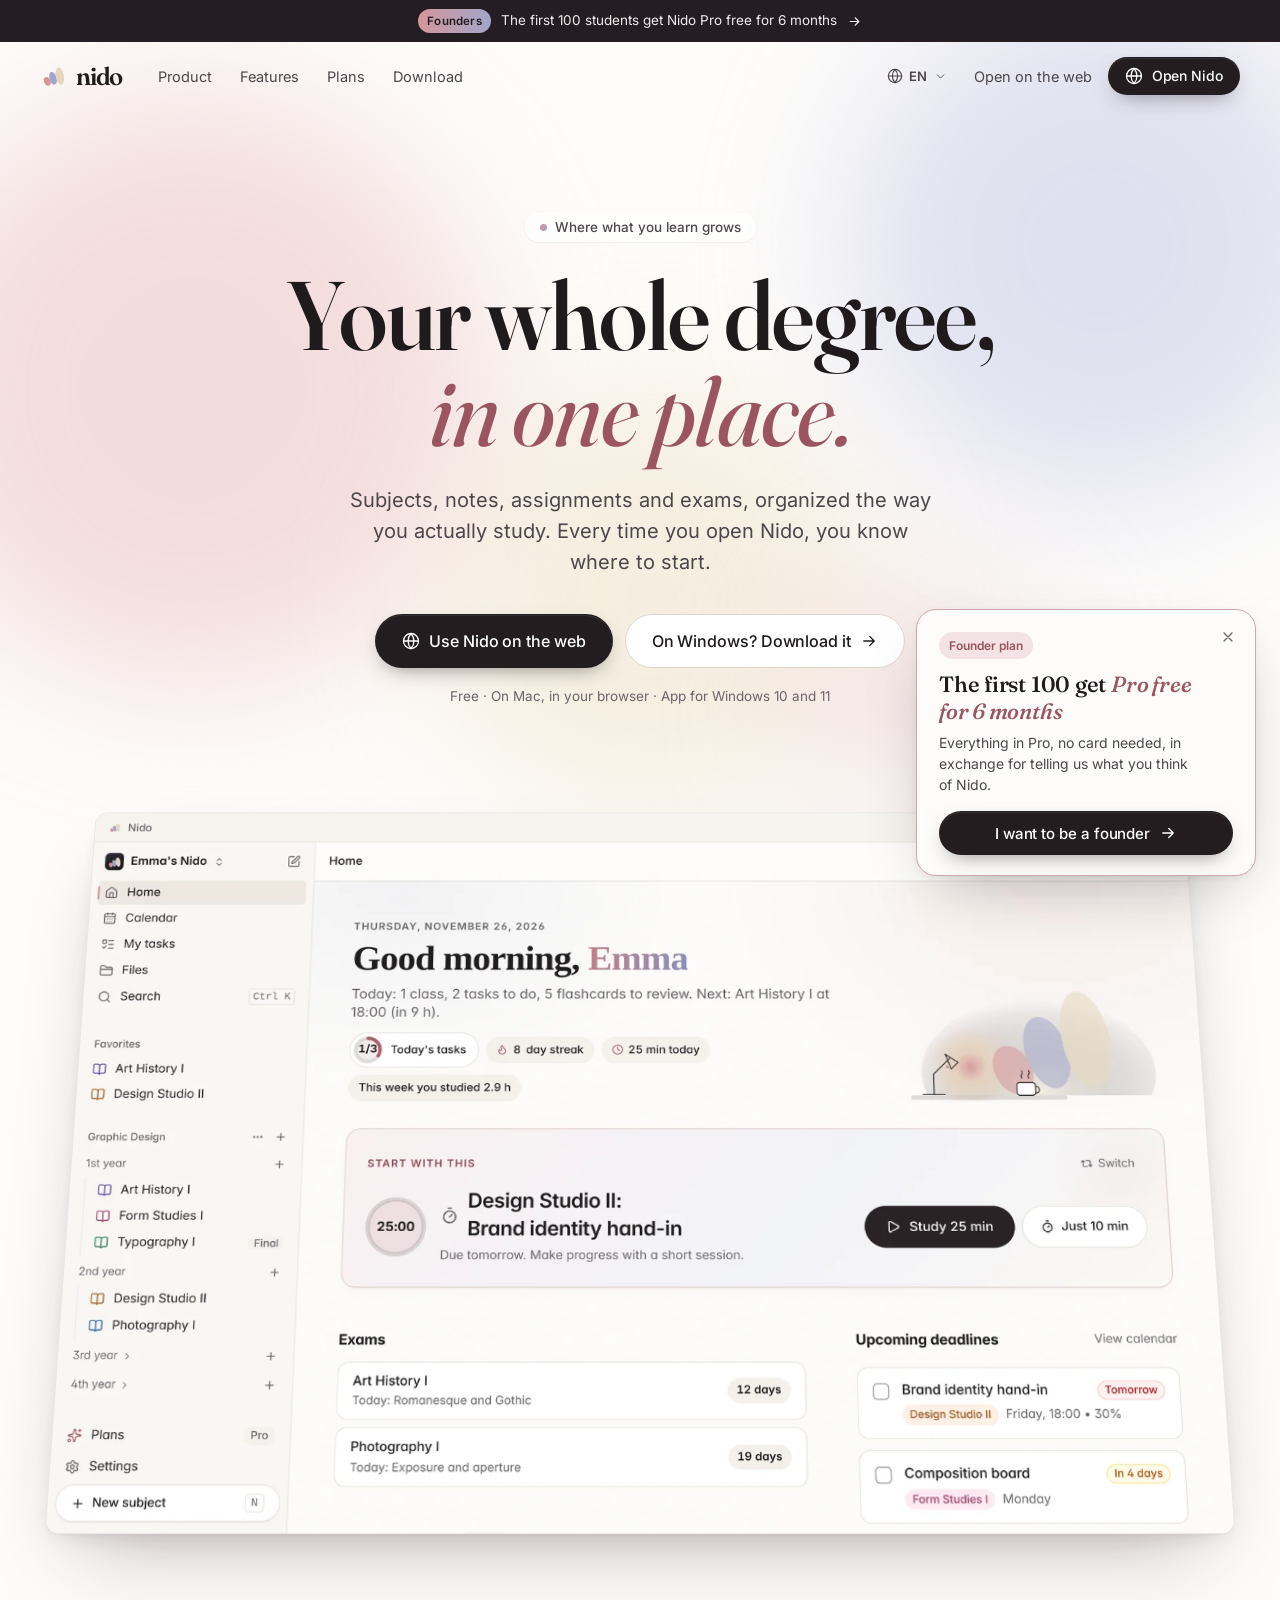
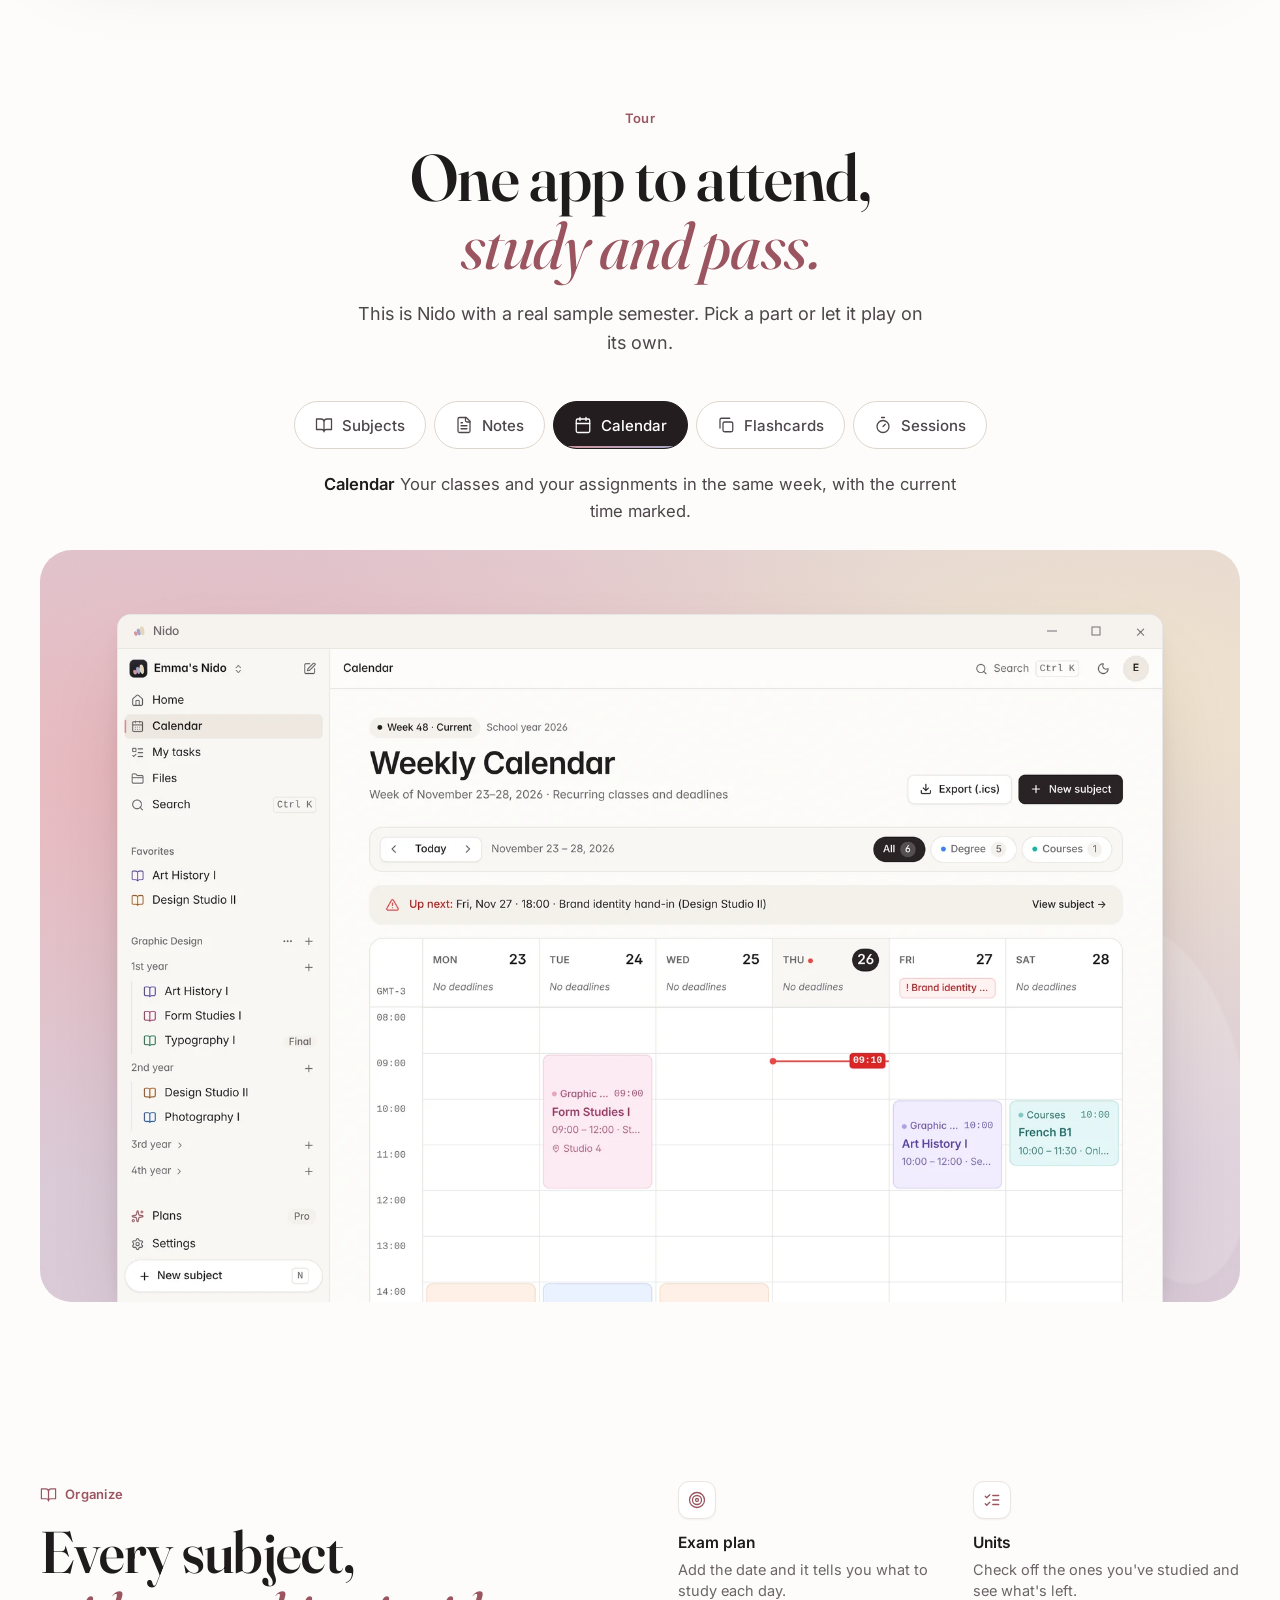
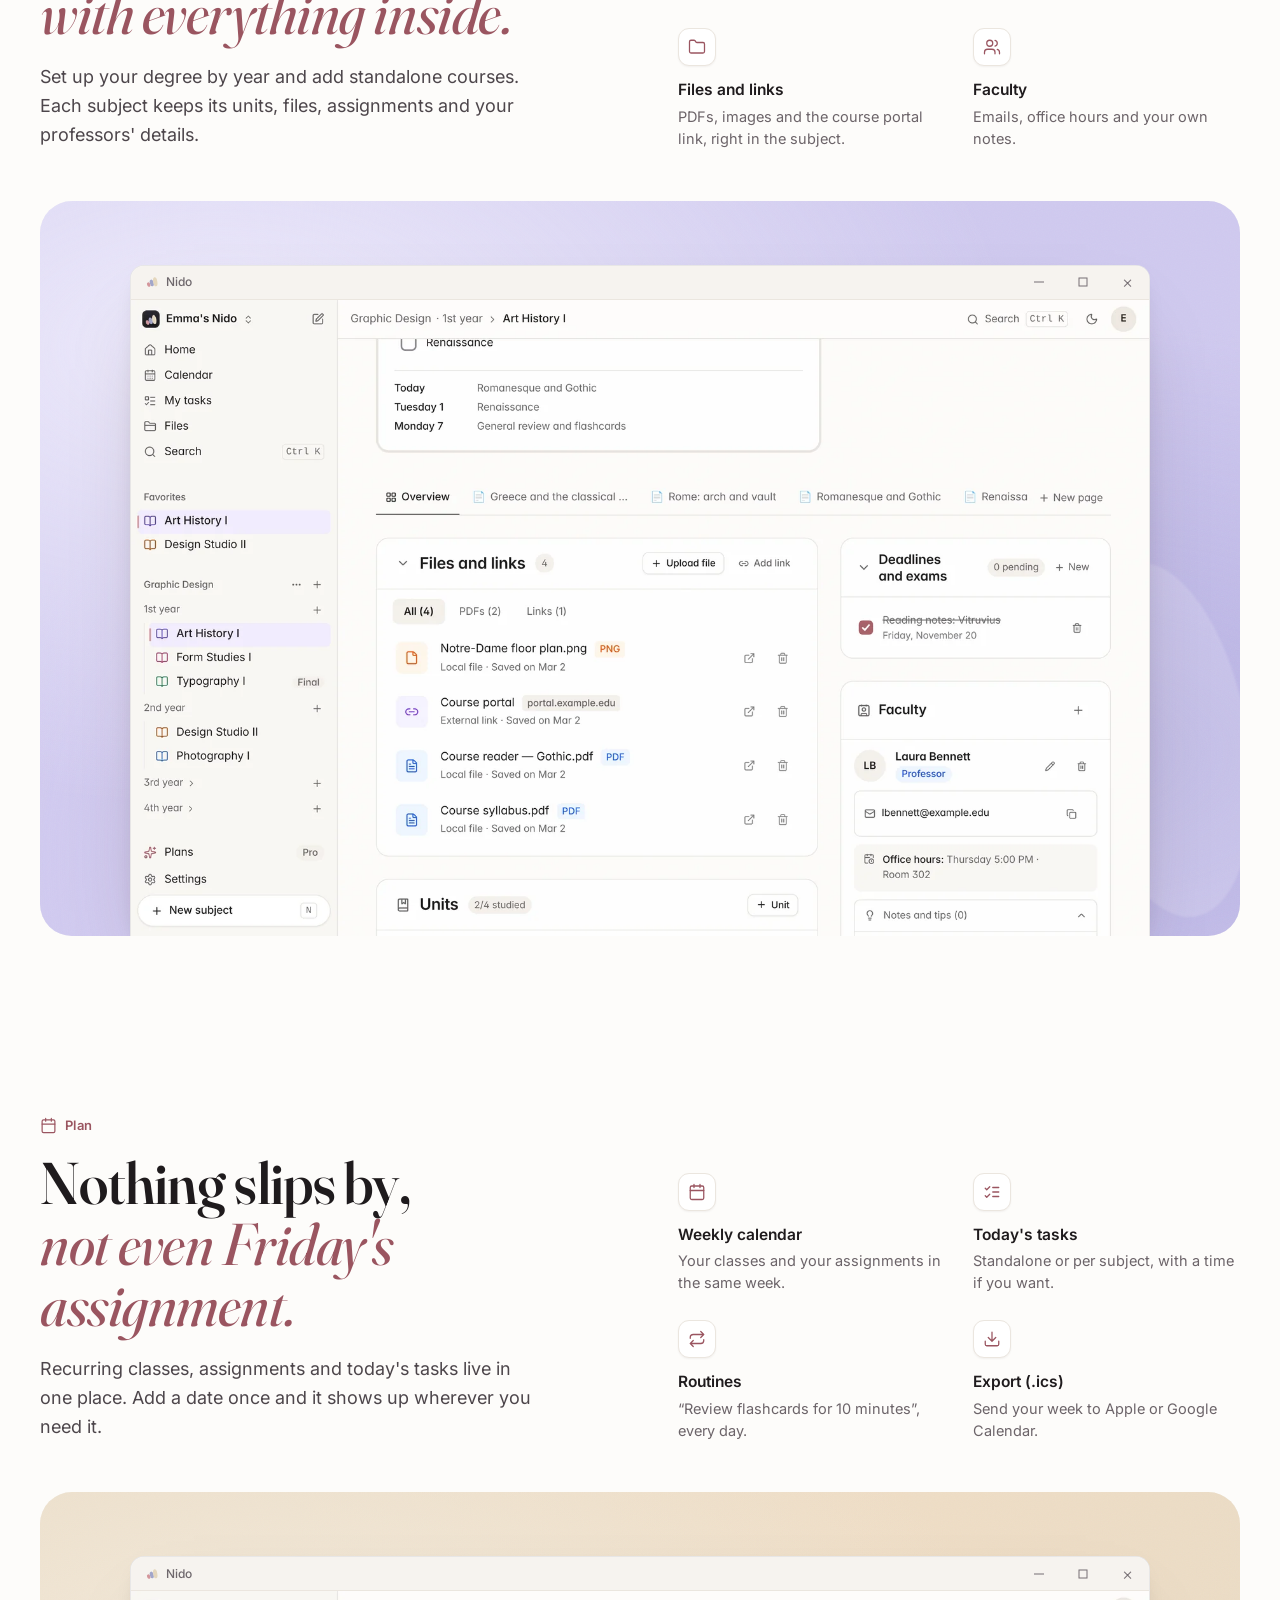
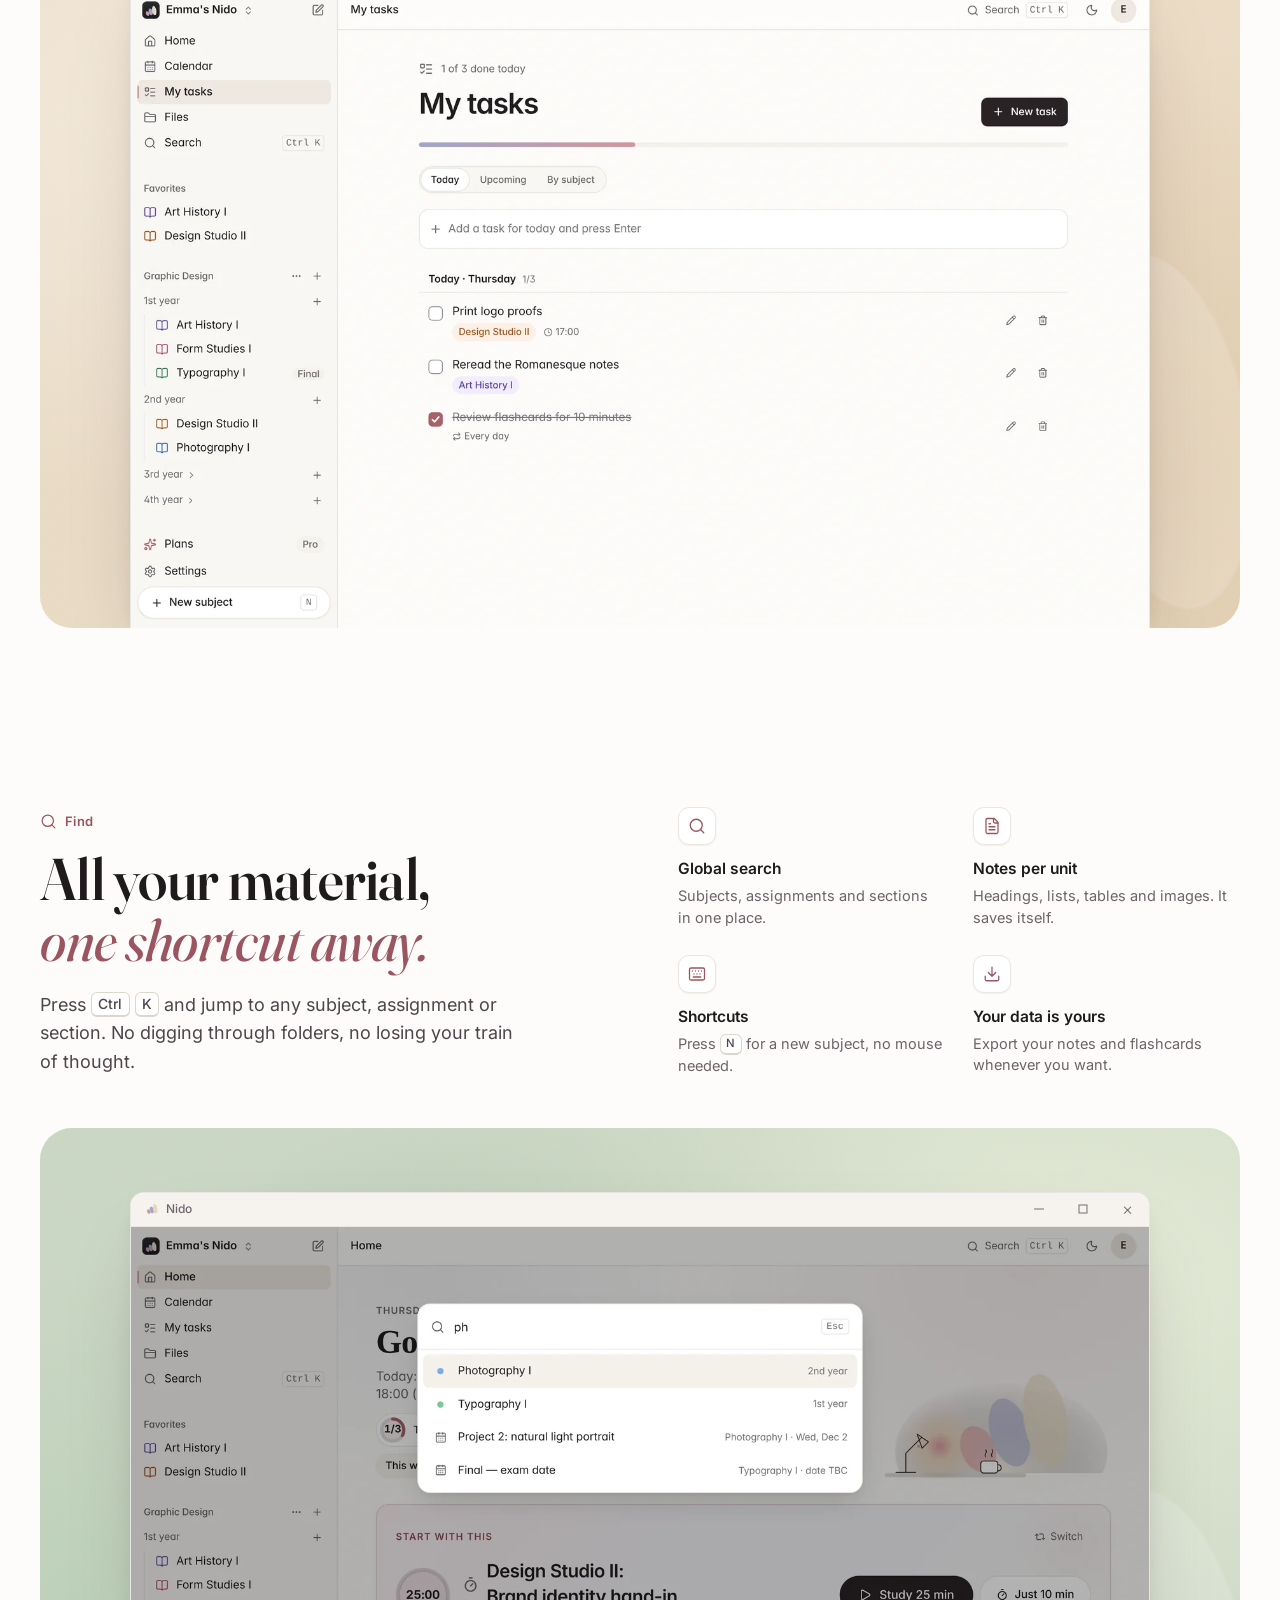
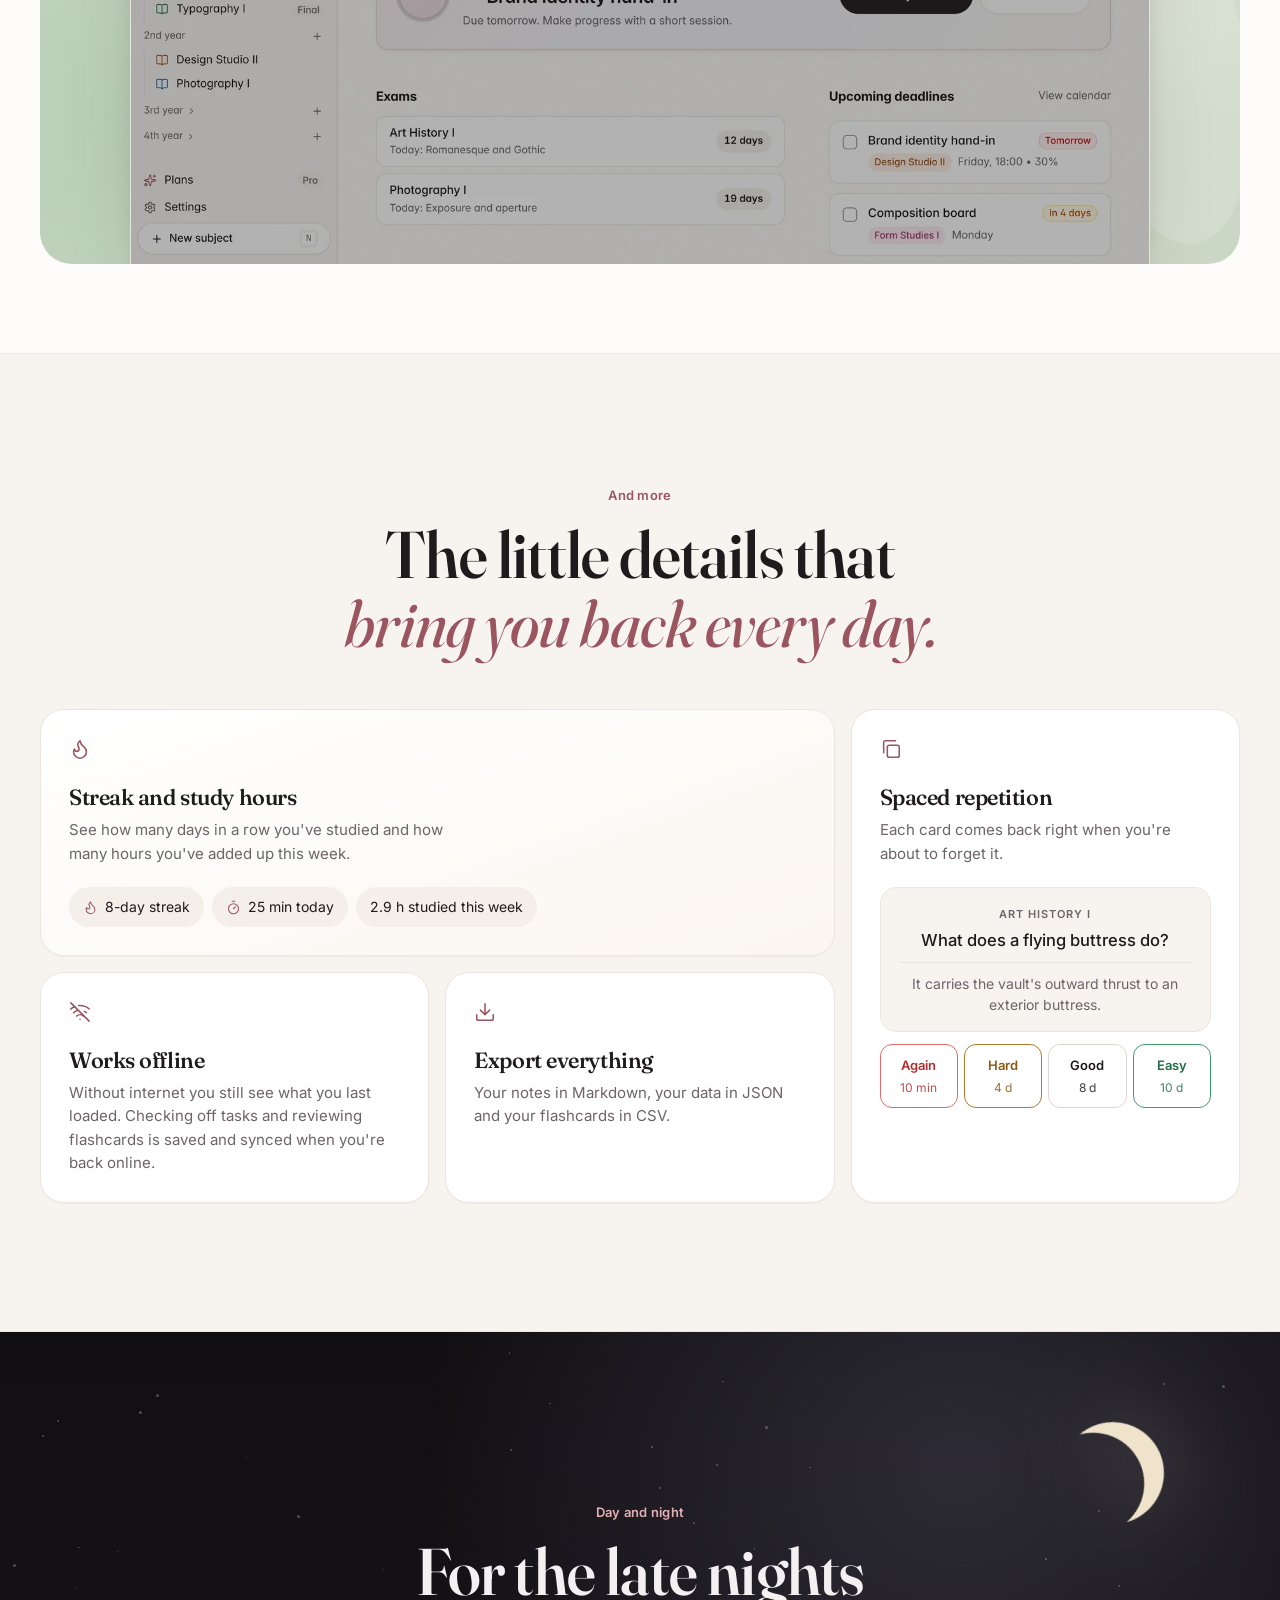
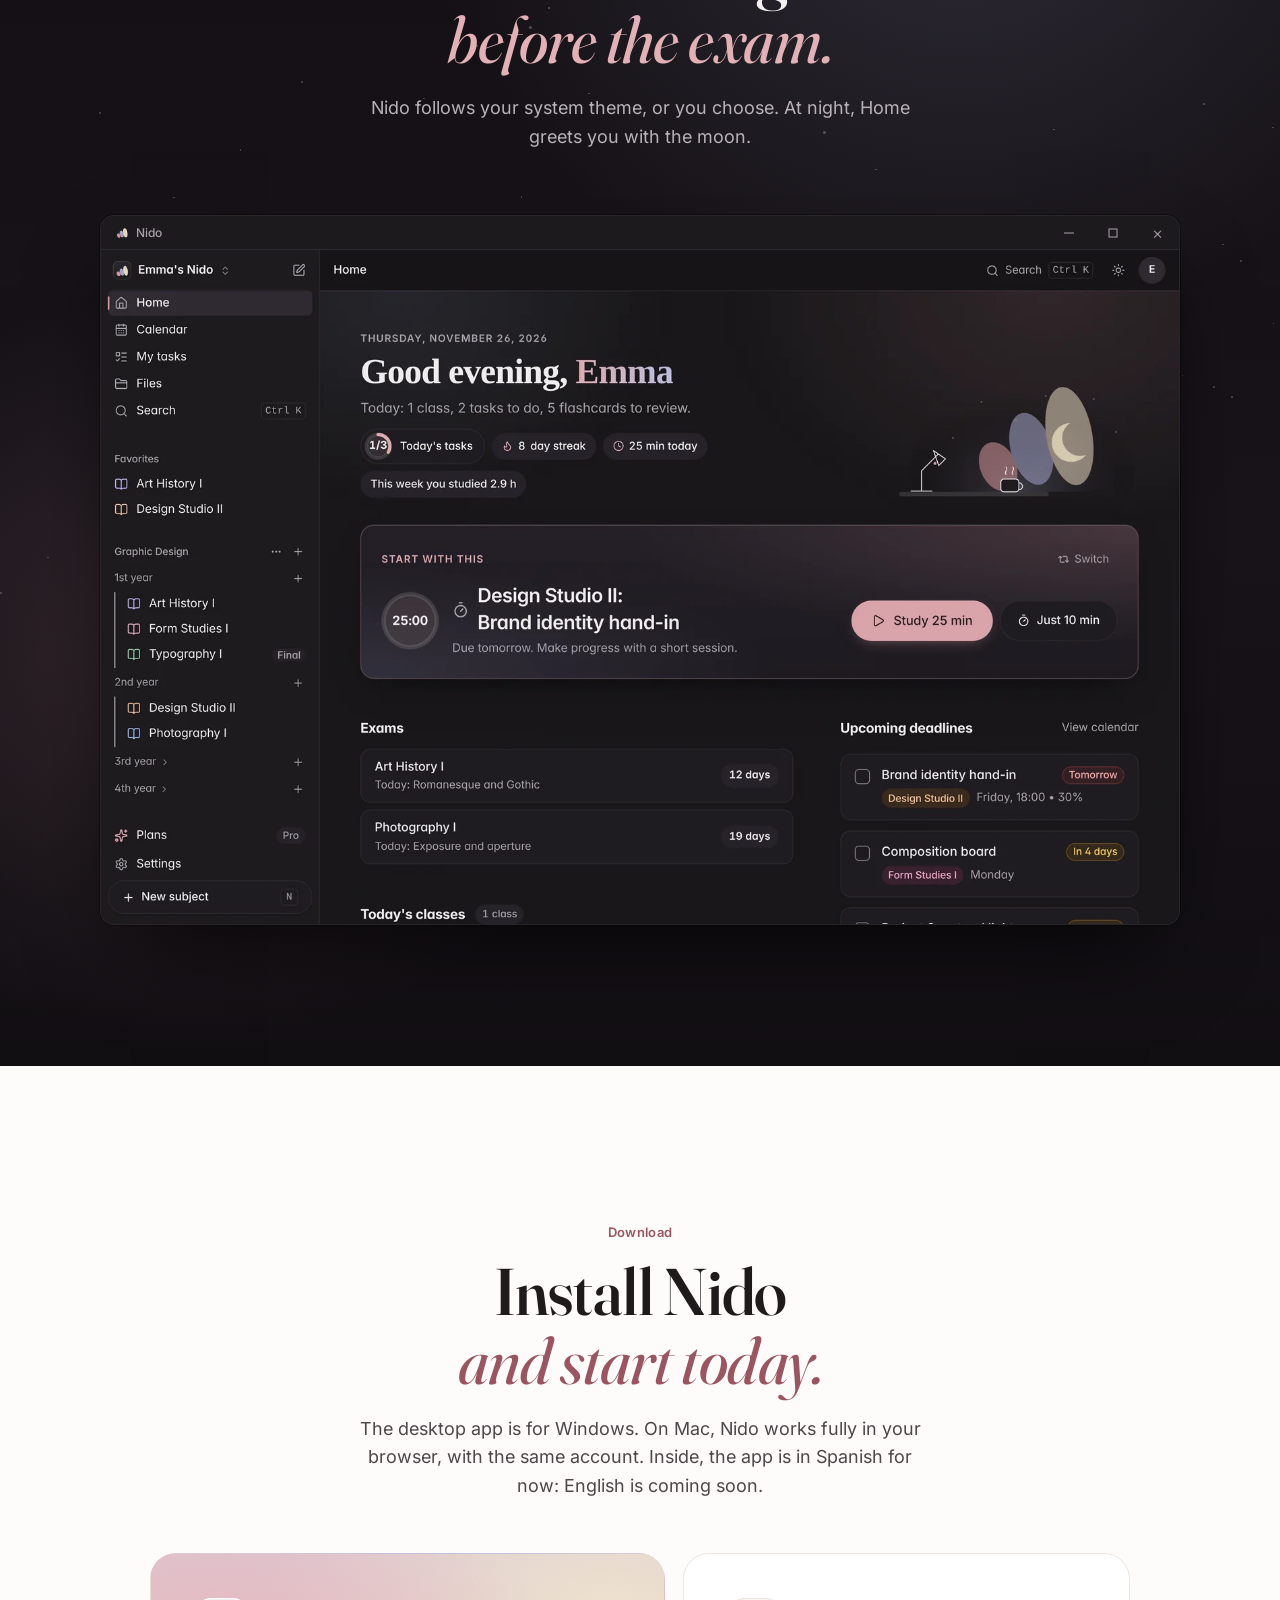
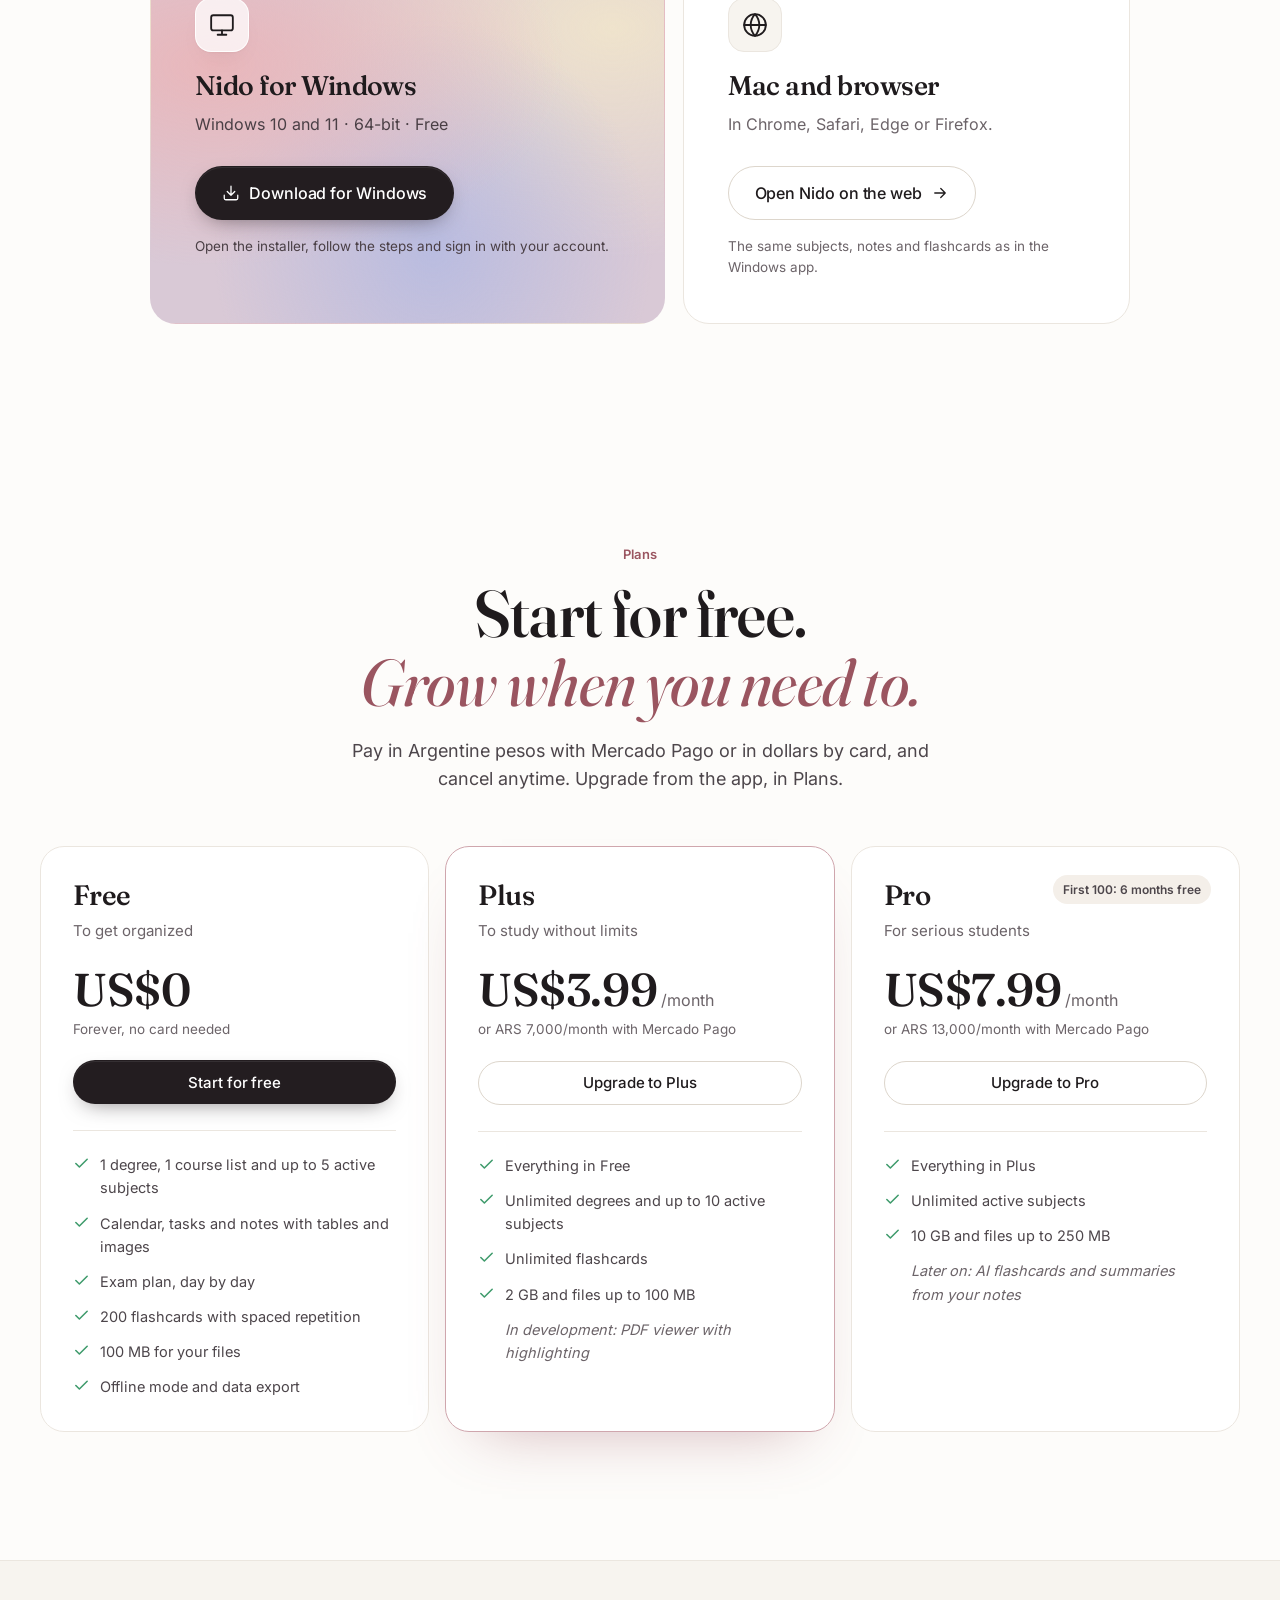
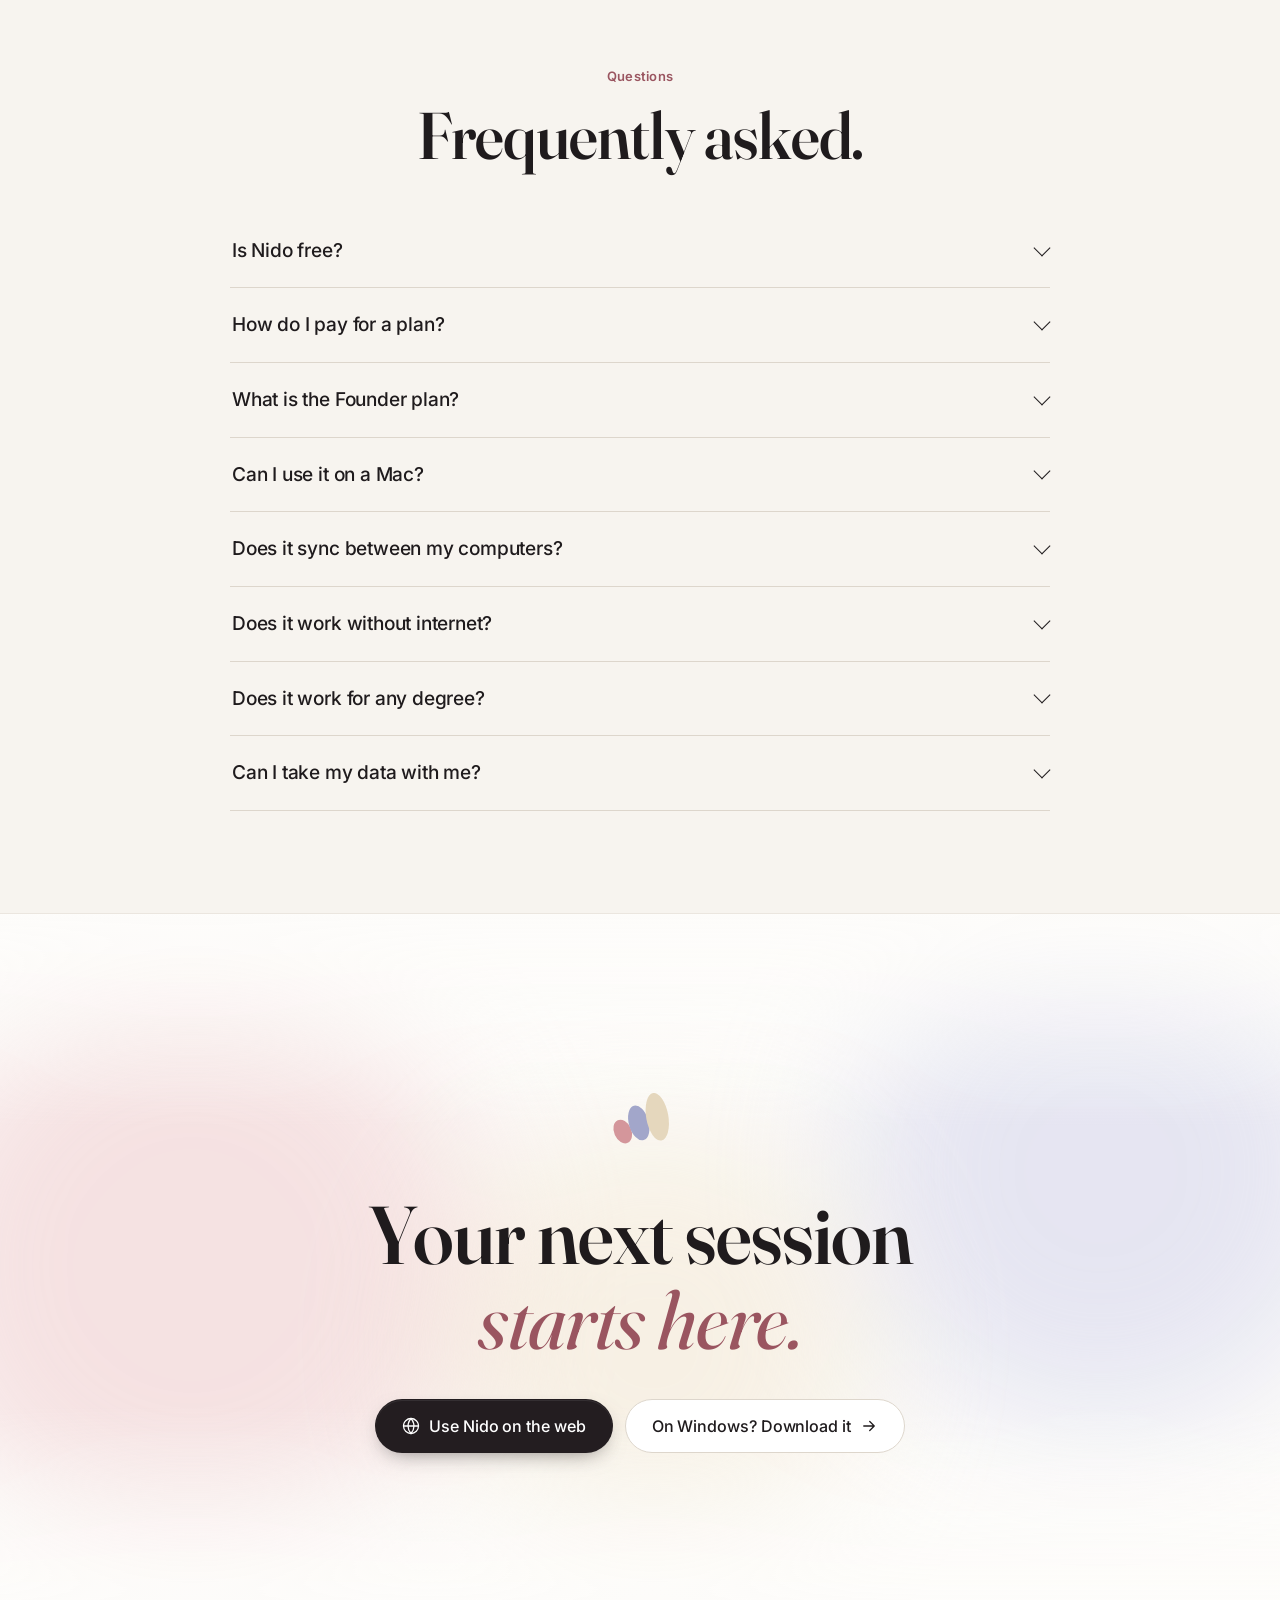
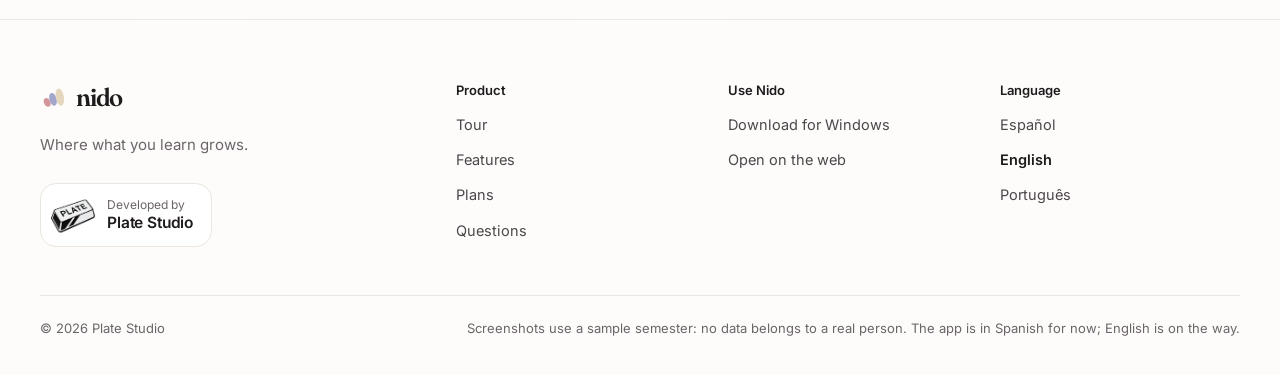
<file: index.html>
<!doctype html>
<html lang="es-AR">
  <head>
    <meta charset="utf-8" />
    <script>
      // La landing vive en nidoestudio.ar: la copia vieja de GitHub Pages redirige sola, y los links de la app (fundadores, confirmación de cuenta) van a app.nidoestudio.ar.
      (function () {
        var l = location, h = l.hash || "", q = l.search || "";
        if (/github\.io$/.test(l.hostname)) { l.replace("https://nidoestudio.ar" + l.pathname.replace(/^\/nido-landing/, "") + q + h); return; }
        if (/access_token=|type=recovery|type=signup|error_description=/.test(h) || /[?&](fundador|billing)=/.test(q)) l.replace("https://app.nidoestudio.ar/" + q + h);
      })();
    </script>
    <meta name="viewport" content="width=device-width, initial-scale=1" />
    <title data-i18n="meta.title">Nido · Donde crece lo que aprendés</title>
    <meta name="description" data-i18n-content="meta.desc" content="Nido ordena tu carrera: materias, apuntes, entregas, parciales y fichas de repaso en una sola app. Descargala gratis para Windows o usala desde el navegador." />
    <meta name="theme-color" content="#fdfcfa" />
    <meta property="og:title" content="Nido · Donde crece lo que aprendés" />
    <meta property="og:description" content="Materias, apuntes, entregas, parciales y fichas en una sola app para estudiar." />
    <meta property="og:type" content="website" />
    <meta property="og:image" content="https://nidoestudio.ar/assets/og.jpg" />
    <meta property="og:url" content="https://nidoestudio.ar/" />
    <link rel="canonical" href="https://nidoestudio.ar/" />
    <meta name="twitter:card" content="summary_large_image" />
    <link rel="icon" href="assets/nido.png" />
    <link rel="preload" href="assets/fonts/fraunces.woff2" as="font" type="font/woff2" crossorigin />
    <link rel="preload" href="assets/fonts/inter.woff2" as="font" type="font/woff2" crossorigin />
    <link rel="stylesheet" href="styles.css?v=7" />
    <script>document.documentElement.classList.add("js");</script>
    <script src="i18n.js?v=7"></script>
  </head>
  <body data-download="https://github.com/PlateStudio-ar/nido-landing/releases/latest/download/Nido-Setup.exe" data-web="https://app.nidoestudio.ar/">
    <svg width="0" height="0" style="position:absolute" aria-hidden="true">
      <defs>
        <symbol id="i-arrow" viewBox="0 0 24 24"><path d="M5 12h14M13 6l6 6-6 6" /></symbol>
        <symbol id="i-check" viewBox="0 0 24 24"><path d="M20 6 9 17l-5-5" /></symbol>
        <symbol id="i-download" viewBox="0 0 24 24"><path d="M21 15v4a2 2 0 0 1-2 2H5a2 2 0 0 1-2-2v-4M7 10l5 5 5-5M12 15V3" /></symbol>
        <symbol id="i-monitor" viewBox="0 0 24 24"><rect x="2" y="3" width="20" height="14" rx="2" /><path d="M8 21h8M12 17v4" /></symbol>
        <symbol id="i-globe" viewBox="0 0 24 24"><circle cx="12" cy="12" r="10" /><path d="M2 12h20M12 2a15.3 15.3 0 0 1 4 10 15.3 15.3 0 0 1-4 10 15.3 15.3 0 0 1-4-10 15.3 15.3 0 0 1 4-10z" /></symbol>
        <symbol id="i-book" viewBox="0 0 24 24"><path d="M2 4h6a4 4 0 0 1 4 4v13a3 3 0 0 0-3-3H2zM22 4h-6a4 4 0 0 0-4 4v13a3 3 0 0 1 3-3h7z" /></symbol>
        <symbol id="i-file" viewBox="0 0 24 24"><path d="M15 2H6a2 2 0 0 0-2 2v16a2 2 0 0 0 2 2h12a2 2 0 0 0 2-2V7z" /><path d="M14 2v4a2 2 0 0 0 2 2h4M16 13H8M16 17H8M10 9H8" /></symbol>
        <symbol id="i-calendar" viewBox="0 0 24 24"><rect x="3" y="4" width="18" height="18" rx="2" /><path d="M16 2v4M8 2v4M3 10h18" /></symbol>
        <symbol id="i-cards" viewBox="0 0 24 24"><rect x="8" y="8" width="13" height="13" rx="2" /><path d="M4 16V5a2 2 0 0 1 2-2h11" /></symbol>
        <symbol id="i-timer" viewBox="0 0 24 24"><path d="M10 2h4M12 14l3-3" /><circle cx="12" cy="14" r="8" /></symbol>
        <symbol id="i-search" viewBox="0 0 24 24"><circle cx="11" cy="11" r="8" /><path d="m21 21-4.3-4.3" /></symbol>
        <symbol id="i-list" viewBox="0 0 24 24"><path d="m3 17 2 2 4-4M3 7l2 2 4-4M13 6h8M13 12h8M13 18h8" /></symbol>
        <symbol id="i-folder" viewBox="0 0 24 24"><path d="M20 20a2 2 0 0 0 2-2V8a2 2 0 0 0-2-2h-7.9a2 2 0 0 1-1.69-.9L9.6 3.9A2 2 0 0 0 7.93 3H4a2 2 0 0 0-2 2v13a2 2 0 0 0 2 2z" /></symbol>
        <symbol id="i-users" viewBox="0 0 24 24"><path d="M16 21v-2a4 4 0 0 0-4-4H6a4 4 0 0 0-4 4v2" /><circle cx="9" cy="7" r="4" /><path d="M22 21v-2a4 4 0 0 0-3-3.87M16 3.13a4 4 0 0 1 0 7.75" /></symbol>
        <symbol id="i-target" viewBox="0 0 24 24"><circle cx="12" cy="12" r="10" /><circle cx="12" cy="12" r="6" /><circle cx="12" cy="12" r="2" /></symbol>
        <symbol id="i-repeat" viewBox="0 0 24 24"><path d="m17 2 4 4-4 4M3 11v-1a4 4 0 0 1 4-4h14M7 22l-4-4 4-4M21 13v1a4 4 0 0 1-4 4H3" /></symbol>
        <symbol id="i-wifi-off" viewBox="0 0 24 24"><path d="M12 20h.01M8.5 16.43a5 5 0 0 1 7 0M5 12.86a10 10 0 0 1 5.17-2.69M19 12.86a10 10 0 0 0-2.01-1.52M2 8.82a15 15 0 0 1 4.17-2.65M10.66 5c4.01-.36 8.14.9 11.34 3.76M2 2l20 20" /></symbol>
        <symbol id="i-flame" viewBox="0 0 24 24"><path d="M8.5 14.5A2.5 2.5 0 0 0 11 12c0-1.38-.5-2-1-3-1.07-2.14-.22-4.05 2-6 .5 2.5 2 4.9 4 6.5 2 1.6 3 3.5 3 5.5a7 7 0 1 1-14 0c0-1.15.43-2.29 1-3a2.5 2.5 0 0 0 2.5 2.5z" /></symbol>
        <symbol id="i-keyboard" viewBox="0 0 24 24"><rect x="2" y="4" width="20" height="16" rx="2" /><path d="M6 8h.01M10 8h.01M14 8h.01M18 8h.01M8 12h.01M12 12h.01M16 12h.01M7 16h10" /></symbol>
        <symbol id="i-chevron" viewBox="0 0 24 24"><path d="m6 9 6 6 6-6" /></symbol>
        <symbol id="i-petals" viewBox="0 0 120 120"><ellipse cx="32" cy="82" rx="14" ry="20" transform="rotate(-24 32 82)" fill="#D4969B" /><ellipse cx="58" cy="68" rx="16" ry="29" transform="rotate(-16 58 68)" fill="#A2A6CA" /><ellipse cx="88" cy="58" rx="18" ry="39" transform="rotate(-10 88 58)" fill="#E5D7BD" /></symbol>
      </defs>
    </svg>

    <a class="skip" href="#contenido" data-i18n="skip">Saltar al contenido</a>

    <div class="announce">
      <a href="https://app.nidoestudio.ar/fundadores"><span class="pill-new" data-i18n="ann.new">Fundadores</span> <span data-i18n="ann.text">Los primeros 100 estudiantes tienen Nido Pro gratis durante 6 meses</span> <svg class="ic"><use href="#i-arrow" /></svg></a>
    </div>

    <header class="nav" id="nav">
      <div class="nav-inner">
        <a class="brand" href="#top" aria-label="Nido">
          <svg class="brand-mark" aria-hidden="true"><use href="#i-petals" /></svg><span>nido</span>
        </a>
        <nav class="nav-links" data-i18n-aria="nav.aria" aria-label="Secciones">
          <a href="#recorrido" data-i18n="nav.product">Producto</a>
          <a href="#organiza" data-i18n="nav.features">Funciones</a>
          <a href="#planes" data-i18n="nav.plans">Planes</a>
          <a href="#descargar" data-i18n="nav.download">Descargar</a>
        </nav>
        <div class="nav-cta">
          <div class="lang" data-lang-menu>
            <button class="lang-btn" type="button" aria-haspopup="true" aria-expanded="false" data-i18n-aria="lang.aria" aria-label="Idioma">
              <svg class="ic"><use href="#i-globe" /></svg><span data-lang-current>ES</span><svg class="ic chev"><use href="#i-chevron" /></svg>
            </button>
            <div class="lang-list" role="menu" hidden>
              <button role="menuitemradio" data-set-lang="es" aria-checked="true">Español</button>
              <button role="menuitemradio" data-set-lang="en" aria-checked="false">English</button>
              <button role="menuitemradio" data-set-lang="pt" aria-checked="false">Português</button>
            </div>
          </div>
          <a class="link-quiet" data-web href="https://app.nidoestudio.ar/" data-i18n="nav.web">Abrir en la web</a>
          <a class="btn btn-dark btn-sm" data-primary href="#descargar"><svg class="ic"><use href="#i-download" /></svg><span data-primary-label>Descargar</span></a>
        </div>
      </div>
    </header>

    <main id="contenido">
      <!-- ═══════════ HERO ═══════════ -->
      <section class="hero" id="top">
        <div class="sky" aria-hidden="true">
          <i class="blob b1"></i><i class="blob b2"></i><i class="blob b3"></i><i class="blob b4"></i>
        </div>

        <div class="hero-copy">
          <p class="kicker" data-hero data-i18n="hero.kicker">Donde crece lo que aprendés</p>
          <h1 data-hero data-i18n="hero.title">Toda tu carrera,<br /><em>en un solo lugar.</em></h1>
          <p class="hero-sub" data-hero data-i18n="hero.sub">Materias, apuntes, entregas y parciales, ordenados como los necesitás para estudiar. Cada vez que abrís Nido, ya sabés por dónde arrancar.</p>
          <div class="hero-actions" data-hero>
            <a class="btn btn-dark btn-lg" data-primary href="#descargar"><svg class="ic"><use href="#i-download" /></svg><span data-primary-label>Descargar para Windows</span></a>
            <a class="btn btn-light btn-lg" data-secondary data-web href="https://app.nidoestudio.ar/"><span data-secondary-label>Usar en la web</span><svg class="ic"><use href="#i-arrow" /></svg></a>
          </div>
          <p class="hero-note" data-hero data-platform-note>Gratis · Windows 10 y 11 · En Mac, desde el navegador</p>
        </div>

        <div class="hero-stage" id="heroStage">
          <figure class="window hero-window">
            <div class="win-bar" aria-hidden="true"><span class="win-title"><svg><use href="#i-petals" /></svg>Nido</span><span class="win-ctrl"><i></i><i></i><i></i></span></div>
            <img src="assets/app/inicio-claro-1600.webp" srcset="assets/app/inicio-claro-1600.webp 1600w, assets/app/inicio-claro-2560.webp 2560w, assets/app/inicio-claro-3840.webp 3840w" sizes="(min-width: 1240px) 1180px, 94vw" width="1600" height="1000" data-i18n-alt="alt.inicio" alt="Inicio de Nido: «Buen día, Martina», la sugerencia «Empezá por esto», los parciales que se vienen y las próximas entregas" fetchpriority="high" />
          </figure>
        </div>
      </section>

      <!-- ═══════════ RECORRIDO ═══════════ -->
      <section class="tour" id="recorrido" aria-labelledby="tour-h">
        <header class="section-head" data-reveal>
          <p class="eyebrow" data-i18n="tour.eyebrow">Recorrido</p>
          <h2 id="tour-h" data-i18n="tour.title">Una app para cursar,<br /><em>estudiar y rendir.</em></h2>
          <p class="lead" data-i18n="tour.lead">Así se ve Nido con una cursada real de ejemplo. Elegí una parte o dejá que avance sola.</p>
        </header>

        <div class="tour-tabs" role="tablist" data-i18n-aria="tour.aria" aria-label="Partes de Nido" data-reveal>
          <button role="tab" id="t-0" aria-controls="p-tour" aria-selected="true" tabindex="0"><svg class="ic"><use href="#i-book" /></svg><span data-i18n="tab.0">Materias</span><i class="bar"></i></button>
          <button role="tab" id="t-1" aria-controls="p-tour" aria-selected="false" tabindex="-1"><svg class="ic"><use href="#i-file" /></svg><span data-i18n="tab.1">Apuntes</span><i class="bar"></i></button>
          <button role="tab" id="t-2" aria-controls="p-tour" aria-selected="false" tabindex="-1"><svg class="ic"><use href="#i-calendar" /></svg><span data-i18n="tab.2">Calendario</span><i class="bar"></i></button>
          <button role="tab" id="t-3" aria-controls="p-tour" aria-selected="false" tabindex="-1"><svg class="ic"><use href="#i-cards" /></svg><span data-i18n="tab.3">Fichas</span><i class="bar"></i></button>
          <button role="tab" id="t-4" aria-controls="p-tour" aria-selected="false" tabindex="-1"><svg class="ic"><use href="#i-timer" /></svg><span data-i18n="tab.4">Sesiones</span><i class="bar"></i></button>
        </div>

        <div class="tour-panel" id="p-tour" role="tabpanel" aria-labelledby="t-0" data-reveal>
          <p class="tour-caption" aria-live="polite"><b data-cap-title>Materias</b> <span data-cap-text>Cada materia con su portada, su horario, su plan hacia el parcial y todo su material.</span></p>
          <div class="paint paint-atardecer tour-paint">
            <figure class="window tour-window">
              <div class="win-bar" aria-hidden="true"><span class="win-title"><svg><use href="#i-petals" /></svg>Nido</span><span class="win-ctrl"><i></i><i></i><i></i></span></div>
              <div class="tour-stack">
                <img class="is-active" src="assets/app/materia-claro-1600.webp" srcset="assets/app/materia-claro-1600.webp 1600w, assets/app/materia-claro-2560.webp 2560w, assets/app/materia-claro-3840.webp 3840w" sizes="(min-width: 1240px) 1040px, 90vw" width="1600" height="1000" data-i18n-alt="alt.materia" alt="Página de la materia Historia del Arte I con portada, horarios y el plan hacia el parcial" loading="lazy" />
                <img src="assets/app/apunte-claro-1600.webp" srcset="assets/app/apunte-claro-1600.webp 1600w, assets/app/apunte-claro-2560.webp 2560w, assets/app/apunte-claro-3840.webp 3840w" sizes="(min-width: 1240px) 1040px, 90vw" width="1600" height="1000" data-i18n-alt="alt.apunte" alt="Apunte «Románico y Gótico» con títulos, listas y una tabla comparativa" loading="lazy" />
                <img src="assets/app/calendario-claro-1600.webp" srcset="assets/app/calendario-claro-1600.webp 1600w, assets/app/calendario-claro-2560.webp 2560w, assets/app/calendario-claro-3840.webp 3840w" sizes="(min-width: 1240px) 1040px, 90vw" width="1600" height="1000" data-i18n-alt="alt.calendario" alt="Calendario semanal con las clases de cada materia, la hora actual y la entrega del viernes" loading="lazy" />
                <img src="assets/app/fichas-claro-1600.webp" srcset="assets/app/fichas-claro-1600.webp 1600w, assets/app/fichas-claro-2560.webp 2560w, assets/app/fichas-claro-3840.webp 3840w" sizes="(min-width: 1240px) 1040px, 90vw" width="1600" height="1000" data-i18n-alt="alt.fichas" alt="Repaso de fichas con la respuesta y los botones Otra vez, Difícil, Bien y Fácil" loading="lazy" />
                <img src="assets/app/sesion-claro-1600.webp" srcset="assets/app/sesion-claro-1600.webp 1600w, assets/app/sesion-claro-2560.webp 2560w, assets/app/sesion-claro-3840.webp 3840w" sizes="(min-width: 1240px) 1040px, 90vw" width="1600" height="1000" data-i18n-alt="alt.sesion" alt="Inicio con una sesión de estudio en curso y el temporizador flotante" loading="lazy" />
              </div>
            </figure>
          </div>
        </div>
      </section>

      <!-- ═══════════ FUNCIONES ═══════════ -->
      <section class="feature" id="organiza" aria-labelledby="f1-h">
        <div class="feature-head">
          <div class="feature-copy" data-reveal>
            <p class="eyebrow"><svg class="ic"><use href="#i-book" /></svg><span data-i18n="f1.eyebrow">Organizá</span></p>
            <h2 id="f1-h" data-i18n="f1.title">Cada materia,<br /><em>con todo adentro.</em></h2>
            <p class="lead" data-i18n="f1.lead">Armá tu carrera por años y sumá cursos sueltos. Cada materia guarda sus unidades, sus archivos, sus entregas y los datos de los profes.</p>
          </div>
          <ul class="feat-list" data-reveal>
            <li><svg class="ic"><use href="#i-target" /></svg><div><b data-i18n="f1.a.t">Plan hacia el parcial</b><span data-i18n="f1.a.d">Cargás la fecha y te dice qué estudiar cada día.</span></div></li>
            <li><svg class="ic"><use href="#i-list" /></svg><div><b data-i18n="f1.b.t">Unidades</b><span data-i18n="f1.b.d">Marcás las que ya estudiaste y ves cuánto falta.</span></div></li>
            <li><svg class="ic"><use href="#i-folder" /></svg><div><b data-i18n="f1.c.t">Archivos y links</b><span data-i18n="f1.c.d">PDFs, imágenes y el link al campus, en su materia.</span></div></li>
            <li><svg class="ic"><use href="#i-users" /></svg><div><b data-i18n="f1.d.t">Cuerpo docente</b><span data-i18n="f1.d.d">Mails, horarios de consulta y tus notas.</span></div></li>
          </ul>
        </div>
        <div class="paint paint-lavanda feature-paint" data-reveal>
          <figure class="window feature-window"><div class="win-bar" aria-hidden="true"><span class="win-title"><svg><use href="#i-petals" /></svg>Nido</span><span class="win-ctrl"><i></i><i></i><i></i></span></div>
            <img src="assets/app/materia-claro-2-1600.webp" srcset="assets/app/materia-claro-2-1600.webp 1600w, assets/app/materia-claro-2-2560.webp 2560w, assets/app/materia-claro-2-3840.webp 3840w" sizes="(min-width: 1240px) 1000px, 90vw" width="1600" height="1000" data-i18n-alt="alt.materia2" alt="Materia con su plan hacia el parcial, archivos y links, unidades, entregas y cuerpo docente" loading="lazy" />
          </figure>
        </div>
      </section>

      <section class="feature" id="planea" aria-labelledby="f2-h">
        <div class="feature-head">
          <div class="feature-copy" data-reveal>
            <p class="eyebrow"><svg class="ic"><use href="#i-calendar" /></svg><span data-i18n="f2.eyebrow">Planeá</span></p>
            <h2 id="f2-h" data-i18n="f2.title">Nada se te pasa,<br /><em>ni la entrega del viernes.</em></h2>
            <p class="lead" data-i18n="f2.lead">Las clases fijas, las entregas y las tareas del día conviven en un mismo lugar. Cargás una fecha una vez y aparece donde la necesitás.</p>
          </div>
          <ul class="feat-list" data-reveal>
            <li><svg class="ic"><use href="#i-calendar" /></svg><div><b data-i18n="f2.a.t">Calendario semanal</b><span data-i18n="f2.a.d">Tus clases y tus entregas en la misma semana.</span></div></li>
            <li><svg class="ic"><use href="#i-list" /></svg><div><b data-i18n="f2.b.t">Tareas del día</b><span data-i18n="f2.b.d">Sueltas o por materia, con hora si querés.</span></div></li>
            <li><svg class="ic"><use href="#i-repeat" /></svg><div><b data-i18n="f2.c.t">Rutinas</b><span data-i18n="f2.c.d">«Repasar fichas 10 minutos», todos los días.</span></div></li>
            <li><svg class="ic"><use href="#i-download" /></svg><div><b data-i18n="f2.d.t">Exportar (.ics)</b><span data-i18n="f2.d.d">Pasá tu semana a Apple o Google Calendar.</span></div></li>
          </ul>
        </div>
        <div class="paint paint-arena feature-paint" data-reveal>
          <figure class="window feature-window"><div class="win-bar" aria-hidden="true"><span class="win-title"><svg><use href="#i-petals" /></svg>Nido</span><span class="win-ctrl"><i></i><i></i><i></i></span></div>
            <img src="assets/app/tareas-claro-1600.webp" srcset="assets/app/tareas-claro-1600.webp 1600w, assets/app/tareas-claro-2560.webp 2560w, assets/app/tareas-claro-3840.webp 3840w" sizes="(min-width: 1240px) 1000px, 90vw" width="1600" height="1000" data-i18n-alt="alt.tareas" alt="Mis tareas: las tareas de hoy por materia y la rutina diaria ya hecha" loading="lazy" />
          </figure>
        </div>
      </section>

      <section class="feature" id="encontra" aria-labelledby="f3-h">
        <div class="feature-head">
          <div class="feature-copy" data-reveal>
            <p class="eyebrow"><svg class="ic"><use href="#i-search" /></svg><span data-i18n="f3.eyebrow">Encontrá</span></p>
            <h2 id="f3-h" data-i18n="f3.title">Todo tu material,<br /><em>a un atajo.</em></h2>
            <p class="lead" data-i18n="f3.lead">Apretá <kbd>Ctrl</kbd> <kbd>K</kbd> y saltá a cualquier materia, entrega o sección. Sin buscar carpetas, sin perder el hilo.</p>
          </div>
          <ul class="feat-list" data-reveal>
            <li><svg class="ic"><use href="#i-search" /></svg><div><b data-i18n="f3.a.t">Buscador global</b><span data-i18n="f3.a.d">Materias, entregas y secciones en un solo lugar.</span></div></li>
            <li><svg class="ic"><use href="#i-file" /></svg><div><b data-i18n="f3.b.t">Apuntes por unidad</b><span data-i18n="f3.b.d">Títulos, listas, tablas e imágenes. Se guarda solo.</span></div></li>
            <li><svg class="ic"><use href="#i-keyboard" /></svg><div><b data-i18n="f3.c.t">Atajos</b><span data-i18n="f3.c.d">Tecla <kbd>N</kbd> para una materia nueva, sin tocar el mouse.</span></div></li>
            <li><svg class="ic"><use href="#i-download" /></svg><div><b data-i18n="f3.d.t">Tus datos son tuyos</b><span data-i18n="f3.d.d">Exportá apuntes y fichas cuando quieras.</span></div></li>
          </ul>
        </div>
        <div class="paint paint-salvia feature-paint" data-reveal>
          <figure class="window feature-window"><div class="win-bar" aria-hidden="true"><span class="win-title"><svg><use href="#i-petals" /></svg>Nido</span><span class="win-ctrl"><i></i><i></i><i></i></span></div>
            <img src="assets/app/buscar-claro-1600.webp" srcset="assets/app/buscar-claro-1600.webp 1600w, assets/app/buscar-claro-2560.webp 2560w, assets/app/buscar-claro-3840.webp 3840w" sizes="(min-width: 1240px) 1000px, 90vw" width="1600" height="1000" data-i18n-alt="alt.buscar" alt="Buscador de Nido abierto sobre el Inicio, con materias y entregas" loading="lazy" />
          </figure>
        </div>
      </section>

      <!-- ═══════════ BENTO ═══════════ -->
      <section class="more" aria-labelledby="more-h">
        <header class="section-head" data-reveal>
          <p class="eyebrow" data-i18n="more.eyebrow">Y además</p>
          <h2 id="more-h" data-i18n="more.title">Los detalles que hacen<br /><em>que vuelvas todos los días.</em></h2>
        </header>
        <div class="bento">
          <article class="tile tile-streak" data-reveal>
            <svg class="ic"><use href="#i-flame" /></svg><h3 data-i18n="b.streak.t">Racha y horas de estudio</h3><p data-i18n="b.streak.d">Ves cuántos días seguidos estudiaste y cuántas horas sumás en la semana.</p>
            <div class="chips" aria-hidden="true"><span class="chip"><svg class="ic"><use href="#i-flame" /></svg><span data-i18n="b.streak.c1">8 días seguidos</span></span><span class="chip"><svg class="ic"><use href="#i-timer" /></svg><span data-i18n="b.streak.c2">25 min hoy</span></span><span class="chip" data-i18n="b.streak.c3">Esta semana estudiaste 2,9 h</span></div>
          </article>
          <article class="tile tile-cards" data-reveal>
            <svg class="ic"><use href="#i-cards" /></svg><h3 data-i18n="b.cards.t">Repaso espaciado</h3><p data-i18n="b.cards.d">Cada ficha vuelve cuando la estás por olvidar.</p>
            <div class="mini-card" aria-hidden="true"><small data-i18n="b.cards.subj">Historia del Arte I</small><b data-i18n="b.cards.q">¿Qué función cumple un arbotante?</b><span data-i18n="b.cards.a">Lleva el empuje de la bóveda hacia un contrafuerte exterior.</span></div>
            <div class="grades" aria-hidden="true"><span class="g g-again"><span data-i18n="b.g1">Otra vez</span><small>10 min</small></span><span class="g g-hard"><span data-i18n="b.g2">Difícil</span><small data-i18n="b.g2s">4 d</small></span><span class="g"><span data-i18n="b.g3">Bien</span><small data-i18n="b.g3s">8 d</small></span><span class="g g-easy"><span data-i18n="b.g4">Fácil</span><small data-i18n="b.g4s">10 d</small></span></div>
          </article>
          <article class="tile tile-offline" data-reveal>
            <svg class="ic"><use href="#i-wifi-off" /></svg><h3 data-i18n="b.off.t">Sin conexión</h3><p data-i18n="b.off.d">Sin internet ves lo último que cargaste. Tildar tareas y repasar fichas se guarda y se sube cuando vuelve la red.</p>
          </article>
          <article class="tile tile-export" data-reveal>
            <svg class="ic"><use href="#i-download" /></svg><h3 data-i18n="b.exp.t">Exportá todo</h3><p data-i18n="b.exp.d">Tus apuntes en Markdown, tus datos en JSON y tus fichas en CSV.</p>
          </article>
        </div>
      </section>

      <!-- ═══════════ NOCHE ═══════════ -->
      <section class="night" id="noche" aria-labelledby="night-h">
        <div class="stars" aria-hidden="true"></div>
        <div class="moon" aria-hidden="true"></div>
        <header class="section-head on-dark" data-reveal>
          <p class="eyebrow" data-i18n="night.eyebrow">De día y de noche</p>
          <h2 id="night-h" data-i18n="night.title">Para las madrugadas<br /><em>antes del parcial.</em></h2>
          <p class="lead" data-i18n="night.lead">Nido sigue el tema de tu sistema o lo elegís vos. De noche, el Inicio te saluda con la luna.</p>
        </header>
        <div class="night-stage" data-reveal>
          <figure class="window window-dark">
            <div class="win-bar" aria-hidden="true"><span class="win-title"><svg><use href="#i-petals" /></svg>Nido</span><span class="win-ctrl"><i></i><i></i><i></i></span></div>
            <img src="assets/app/inicio-oscuro-1600.webp" srcset="assets/app/inicio-oscuro-1600.webp 1600w, assets/app/inicio-oscuro-2560.webp 2560w, assets/app/inicio-oscuro-3840.webp 3840w" sizes="(min-width: 1240px) 1080px, 92vw" width="1600" height="1000" data-i18n-alt="alt.noche" alt="Inicio de Nido en modo oscuro: «Buenas noches, Martina» con la luna" loading="lazy" />
          </figure>
        </div>
      </section>

      <!-- ═══════════ DESCARGAR ═══════════ -->
      <section class="download" id="descargar" aria-labelledby="dl-h">
        <header class="section-head" data-reveal>
          <p class="eyebrow" data-i18n="dl.eyebrow">Descargar</p>
          <h2 id="dl-h" data-i18n="dl.title">Instalá Nido<br /><em>y empezá hoy.</em></h2>
          <p class="lead" data-i18n="dl.lead">La app de escritorio es para Windows. En Mac, Nido funciona completo desde el navegador, con la misma cuenta.</p>
        </header>
        <div class="dl-grid">
          <article class="dl-card dl-main" data-reveal>
            <div class="dl-icon"><svg class="ic"><use href="#i-monitor" /></svg></div>
            <h3 data-i18n="dl.win.t">Nido para Windows</h3>
            <p data-i18n="dl.win.d">Windows 10 y 11 · 64 bits · Gratis</p>
            <a class="btn btn-dark btn-lg" data-download href="https://github.com/PlateStudio-ar/nido-landing/releases/latest/download/Nido-Setup.exe"><svg class="ic"><use href="#i-download" /></svg><span data-i18n="cta.win">Descargar para Windows</span></a>
            <small data-i18n="dl.win.s">Abrís el instalador, seguís los pasos y entrás con tu cuenta.</small>
          </article>
          <article class="dl-card" data-reveal>
            <div class="dl-icon"><svg class="ic"><use href="#i-globe" /></svg></div>
            <h3 data-i18n="dl.web.t">Mac y navegador</h3>
            <p data-i18n="dl.web.d">Desde Chrome, Safari, Edge o Firefox.</p>
            <a class="btn btn-light btn-lg" data-web href="https://app.nidoestudio.ar/"><span data-i18n="dl.web.b">Abrir Nido en la web</span><svg class="ic"><use href="#i-arrow" /></svg></a>
            <small data-i18n="dl.web.s">Mismas materias, apuntes y fichas que en la app de Windows.</small>
          </article>
        </div>
      </section>

      <!-- ═══════════ PLANES ═══════════ -->
      <section class="pricing" id="planes" aria-labelledby="price-h">
        <header class="section-head" data-reveal>
          <p class="eyebrow" data-i18n="price.eyebrow">Planes</p>
          <h2 id="price-h" data-i18n="price.title">Empezá gratis.<br /><em>Crecé cuando lo necesites.</em></h2>
          <p class="lead" data-i18n="price.lead">Pagás en pesos con Mercado Pago o en dólares con tarjeta, y cancelás cuando quieras. Te pasás desde la app, en Planes.</p>
        </header>
        <div class="plans">
          <article class="plan" data-reveal>
            <h3 data-i18n="p.free.n">Gratis</h3><p class="plan-tag" data-i18n="p.free.tag">Para empezar a ordenarte</p>
            <p class="price"><b>US$0</b></p>
            <p class="price-ars" data-i18n="p.free.ars">Para siempre, sin tarjeta</p>
            <a class="btn btn-dark" data-primary href="#descargar"><span data-primary-label>Descargar gratis</span></a>
            <ul>
              <li><svg class="ic"><use href="#i-check" /></svg><span data-i18n="p.free.1">1 carrera, 1 lista de cursos y hasta 5 materias activas</span></li>
              <li><svg class="ic"><use href="#i-check" /></svg><span data-i18n="p.free.2">Calendario, tareas y apuntes con tablas e imágenes</span></li>
              <li><svg class="ic"><use href="#i-check" /></svg><span data-i18n="p.free.3">Plan hacia tu parcial, día por día</span></li>
              <li><svg class="ic"><use href="#i-check" /></svg><span data-i18n="p.free.4">200 fichas con repaso espaciado</span></li>
              <li><svg class="ic"><use href="#i-check" /></svg><span data-i18n="p.free.5">100 MB para tus archivos</span></li>
              <li><svg class="ic"><use href="#i-check" /></svg><span data-i18n="p.free.6">Sin conexión y exportación de datos</span></li>
            </ul>
          </article>
          <article class="plan plan-featured" data-reveal>
            <h3>Plus</h3><p class="plan-tag" data-i18n="p.plus.tag">Para estudiar sin techos</p>
            <p class="price"><b data-i18n="p.plus.price">US$3,99</b><span data-i18n="p.month">/mes</span></p>
            <p class="price-ars" data-i18n="p.plus.ars">o $7.000 por mes con Mercado Pago</p>
            <a class="btn btn-light" data-web href="https://app.nidoestudio.ar/" data-i18n="p.plus.cta">Pasarme a Plus</a>
            <ul>
              <li><svg class="ic"><use href="#i-check" /></svg><span data-i18n="p.plus.1">Todo lo del plan Gratis</span></li>
              <li><svg class="ic"><use href="#i-check" /></svg><span data-i18n="p.plus.2">Carreras sin límite y hasta 10 materias activas</span></li>
              <li><svg class="ic"><use href="#i-check" /></svg><span data-i18n="p.plus.3">Fichas sin límite</span></li>
              <li><svg class="ic"><use href="#i-check" /></svg><span data-i18n="p.plus.4">2 GB y archivos de hasta 100 MB</span></li>
              <li class="dev" data-i18n="p.plus.dev">En desarrollo: visor de PDF con subrayado</li>
            </ul>
          </article>
          <article class="plan" data-reveal>
            <a class="soon" href="https://app.nidoestudio.ar/fundadores" data-i18n="p.founder">Primeros 100: 6 meses gratis</a>
            <h3>Pro</h3><p class="plan-tag" data-i18n="p.pro.tag">Para los que estudian en serio</p>
            <p class="price"><b data-i18n="p.pro.price">US$7,99</b><span data-i18n="p.month">/mes</span></p>
            <p class="price-ars" data-i18n="p.pro.ars">o $13.000 por mes con Mercado Pago</p>
            <a class="btn btn-light" data-web href="https://app.nidoestudio.ar/" data-i18n="p.pro.cta">Pasarme a Pro</a>
            <ul>
              <li><svg class="ic"><use href="#i-check" /></svg><span data-i18n="p.pro.1">Todo lo del plan Plus</span></li>
              <li><svg class="ic"><use href="#i-check" /></svg><span data-i18n="p.pro.2">Materias activas sin límite</span></li>
              <li><svg class="ic"><use href="#i-check" /></svg><span data-i18n="p.pro.3">10 GB y archivos de hasta 250 MB</span></li>
              <li class="dev" data-i18n="p.pro.dev">Más adelante: fichas y resúmenes con IA desde tus apuntes</li>
            </ul>
          </article>
        </div>
      </section>

      <!-- ═══════════ FAQ ═══════════ -->
      <section class="faq" id="preguntas" aria-labelledby="faq-h">
        <header class="section-head" data-reveal>
          <p class="eyebrow" data-i18n="faq.eyebrow">Preguntas</p>
          <h2 id="faq-h" data-i18n="faq.title">Lo que suelen preguntar.</h2>
        </header>
        <div class="faq-list" data-reveal>
          <details><summary data-i18n="faq.1.q">¿Nido es gratis?</summary><p data-i18n="faq.1.a">Sí. El plan Gratis incluye 1 carrera, 1 lista de cursos, hasta 5 materias activas, 200 fichas y 100 MB para archivos. Las materias aprobadas o archivadas no cuentan para el límite.</p></details>
          <details><summary data-i18n="faq.7.q">¿Cómo pago un plan?</summary><p data-i18n="faq.7.a">Desde la app, en Planes. Pagás en pesos con Mercado Pago o en dólares con tarjeta, todos los meses, y cancelás cuando quieras desde la misma sección.</p></details>
          <details><summary data-i18n="faq.8.q">¿Qué es el plan Fundador?</summary><p data-i18n="faq.8.a">Los primeros 100 estudiantes tienen todo lo de Pro gratis durante 6 meses, con 1 GB para archivos, a cambio de contarnos qué les parece Nido. Te anotás en nidoestudio.ar/fundadores.</p></details>
          <details><summary data-i18n="faq.2.q">¿Lo puedo usar en Mac?</summary><p data-i18n="faq.2.a">Sí, desde el navegador y con la misma cuenta. La app que se descarga es para Windows; en Mac, Nido funciona completo en la web.</p></details>
          <details><summary data-i18n="faq.3.q">¿Se sincroniza entre mis computadoras?</summary><p data-i18n="faq.3.a">Sí. Entrás con tu cuenta en la app de Windows o en la web y ves lo mismo en todos lados: materias, apuntes, fichas, tu racha y tus horas de estudio.</p></details>
          <details><summary data-i18n="faq.4.q">¿Funciona sin internet?</summary><p data-i18n="faq.4.a">Sin conexión ves lo último que se sincronizó. Tildar una tarea, repasar fichas y las sesiones de estudio se guardan y se suben solas cuando vuelve la red. Crear o editar el resto necesita conexión, y Nido te lo avisa.</p></details>
          <details><summary data-i18n="faq.5.q">¿Sirve para cualquier carrera?</summary><p data-i18n="faq.5.a">Sí: universidad, terciario o cursos sueltos. Armás tus carreras por años y cada materia tiene sus unidades, archivos, entregas y parciales.</p></details>
          <details><summary data-i18n="faq.6.q">¿Puedo llevarme mis datos?</summary><p data-i18n="faq.6.a">Cuando quieras: exportás tus apuntes en Markdown, todos tus datos en JSON y tus fichas en CSV desde Configuración.</p></details>
        </div>
      </section>

      <!-- ═══════════ CIERRE ═══════════ -->
      <section class="closing" aria-labelledby="close-h">
        <div class="sky sky-soft" aria-hidden="true"><i class="blob b1"></i><i class="blob b2"></i><i class="blob b3"></i></div>
        <svg class="closing-mark" aria-hidden="true"><use href="#i-petals" /></svg>
        <h2 id="close-h" data-reveal data-i18n="close.title">Tu próxima sesión<br /><em>empieza acá.</em></h2>
        <div class="hero-actions" data-reveal>
          <a class="btn btn-dark btn-lg" data-primary href="#descargar"><svg class="ic"><use href="#i-download" /></svg><span data-primary-label>Descargar para Windows</span></a>
          <a class="btn btn-light btn-lg" data-secondary data-web href="https://app.nidoestudio.ar/"><span data-secondary-label>Usar en la web</span><svg class="ic"><use href="#i-arrow" /></svg></a>
        </div>
      </section>
    </main>

    <footer class="footer">
      <div class="foot-inner">
        <div class="foot-brand">
          <a class="brand" href="#top"><svg class="brand-mark" aria-hidden="true"><use href="#i-petals" /></svg><span>nido</span></a>
          <p data-i18n="foot.tagline">Donde crece lo que aprendés.</p>
          <a class="studio" href="https://www.instagram.com/platestudio.ar/" rel="noopener">
            <img src="assets/plate-studio-96.png" srcset="assets/plate-studio-96.png 1x, assets/plate-studio-192.png 2x" width="44" height="43" alt="" />
            <span><small data-i18n="foot.dev">Desarrollado por</small><b>Plate Studio</b></span>
          </a>
        </div>
        <nav class="foot-col" data-i18n-aria="foot.product" aria-label="Producto"><h4 data-i18n="foot.product">Producto</h4><a href="#recorrido" data-i18n="foot.tour">Recorrido</a><a href="#organiza" data-i18n="nav.features">Funciones</a><a href="#planes" data-i18n="nav.plans">Planes</a><a href="#preguntas" data-i18n="foot.faq">Preguntas</a></nav>
        <nav class="foot-col" data-i18n-aria="foot.use" aria-label="Usar Nido"><h4 data-i18n="foot.use">Usar Nido</h4><a data-download href="https://github.com/PlateStudio-ar/nido-landing/releases/latest/download/Nido-Setup.exe" data-i18n="cta.win">Descargar para Windows</a><a data-web href="https://app.nidoestudio.ar/" data-i18n="nav.web">Abrir en la web</a></nav>
        <div class="foot-col"><h4 data-i18n="foot.lang">Idioma</h4>
          <button class="foot-lang" data-set-lang="es">Español</button><button class="foot-lang" data-set-lang="en">English</button><button class="foot-lang" data-set-lang="pt">Português</button>
        </div>
      </div>
      <div class="foot-base"><span>© 2026 Plate Studio</span><span data-i18n="foot.note">Las capturas usan una cursada de ejemplo: ningún dato pertenece a una persona real.</span></div>
    </footer>

    <aside class="founder-pop" id="founder-pop" aria-labelledby="fp-t" hidden>
      <button class="fp-close" type="button" data-fp-close data-i18n-aria="fp.close" aria-label="Cerrar"><svg class="ic" viewBox="0 0 24 24"><path d="M6 6l12 12M18 6L6 18" /></svg></button>
      <span class="fp-badge" data-i18n="fp.badge">Plan Fundador</span>
      <p class="fp-title" id="fp-t" data-i18n="fp.title">Los primeros 100 tienen <em>Pro gratis 6 meses</em></p>
      <p class="fp-text" data-i18n="fp.text">Todo lo de Pro, sin tarjeta, a cambio de contarnos qué te parece Nido.</p>
      <a class="btn btn-dark fp-cta" href="https://app.nidoestudio.ar/fundadores"><span data-i18n="fp.cta">Quiero ser fundador</span><svg class="ic"><use href="#i-arrow" /></svg></a>
    </aside>
    <script src="main.js?v=7" defer></script>
  </body>
</html>
</file>
<file: styles.css>
/* ==========================================================================
   Nido · landing
   Tokens tomados del sistema visual real de la app.
   Orden: tokens · base · botones · navegación · hero · componentes (ventana,
   teléfono, pintura) · secciones · movimiento · responsive
   ========================================================================== */

/* ─────────────────────────────── Fuentes ─────────────────────────────── */
@font-face { font-family: "Fraunces"; src: url("assets/fonts/fraunces.woff2") format("woff2"); font-weight: 100 900; font-style: normal; font-display: swap; }
@font-face { font-family: "Fraunces"; src: url("assets/fonts/fraunces-italic.woff2") format("woff2"); font-weight: 100 900; font-style: italic; font-display: swap; }
@font-face { font-family: "Inter"; src: url("assets/fonts/inter.woff2") format("woff2"); font-weight: 100 900; font-style: normal; font-display: swap; }

/* ─────────────────────────────── Tokens ─────────────────────────────── */
:root {
  --rose: #d4969b;
  --lav: #a2a6ca;
  --sand: #e5d7bd;

  --bg: #fdfcfa;
  --bg-2: #f7f4ef;
  --card: #ffffff;
  --line: #ebe6df;
  --line-2: #ddd6cc;
  --ink: #1f1b1d;
  --ink-2: #4d464b;
  --muted: #6c6469;
  --accent: #9a5560;
  --btn: #231d20;

  --serif: "Fraunces", ui-serif, "Iowan Old Style", "Palatino Linotype", Georgia, serif;
  --sans: "Inter", ui-sans-serif, system-ui, -apple-system, "Segoe UI", sans-serif;

  --ease: cubic-bezier(0.22, 1, 0.36, 1);
  --shadow-win: 0 1px 1px rgb(40 25 20 / 0.04), 0 10px 24px -12px rgb(40 25 20 / 0.18), 0 40px 80px -36px rgb(60 35 40 / 0.35);
  --shadow-soft: 0 1px 2px rgb(40 25 20 / 0.04), 0 12px 30px -18px rgb(40 25 20 / 0.22);

  --wrap: min(1200px, 100% - 48px);

  /* Gradientes de portada de la app (covers.ts) */
  --g-atardecer: radial-gradient(at 12% 30%, #e9b7bb 0px, transparent 55%), radial-gradient(at 55% 80%, #b9bce0 0px, transparent 55%), radial-gradient(at 90% 20%, #efe3cc 0px, transparent 55%), #d9c9d6;
  --g-lavanda: radial-gradient(at 15% 20%, #edeafb 0px, transparent 55%), radial-gradient(at 85% 75%, #b4aee0 0px, transparent 55%), radial-gradient(at 40% 90%, #d6cdf2 0px, transparent 55%), #cec8ee;
  --g-arena: radial-gradient(at 20% 30%, #f4eadb 0px, transparent 55%), radial-gradient(at 80% 80%, #dcc6a6 0px, transparent 55%), radial-gradient(at 70% 10%, #eedcc4 0px, transparent 50%), #e8dac4;
  --g-salvia: radial-gradient(at 10% 80%, #b7cdb4 0px, transparent 55%), radial-gradient(at 85% 20%, #e3e9d5 0px, transparent 55%), radial-gradient(at 50% 40%, #93ae97 0px, transparent 60%), #c9d6c3;
}

/* ──────────────────────────────── Base ──────────────────────────────── */
*,
*::before,
*::after { box-sizing: border-box; }

html { scroll-behavior: smooth; scroll-padding-top: 84px; -webkit-text-size-adjust: 100%; }

body {
  margin: 0;
  background: var(--bg);
  color: var(--ink);
  font: 400 16px/1.6 var(--sans);
  -webkit-font-smoothing: antialiased;
  text-rendering: optimizeLegibility;
  overflow-x: hidden;
}

img { display: block; max-width: 100%; height: auto; }
a { color: inherit; text-decoration: none; }
p { margin: 0; text-wrap: pretty; }

h1, h2, h3 {
  margin: 0;
  font-family: var(--serif);
  font-weight: 560;
  font-variation-settings: "opsz" 120;
  letter-spacing: -0.012em;
  line-height: 1.04;
  text-wrap: balance;
}
h1 em, h2 em {
  font-style: italic;
  font-weight: 430;
  font-variation-settings: "opsz" 120, "WONK" 0;
  color: var(--accent);
  letter-spacing: -0.008em;
}
h3 { font-size: 21px; line-height: 1.2; letter-spacing: -0.02em; font-variation-settings: "opsz" 36; }

kbd {
  display: inline-block;
  font: 500 0.78em/1 var(--sans);
  padding: 0.28em 0.45em;
  border: 1px solid var(--line-2);
  border-bottom-width: 2px;
  border-radius: 6px;
  background: var(--card);
  color: var(--ink-2);
  vertical-align: 0.1em;
}

.ic {
  width: 18px;
  height: 18px;
  flex: none;
  fill: none;
  stroke: currentColor;
  stroke-width: 1.7;
  stroke-linecap: round;
  stroke-linejoin: round;
}

:focus-visible { outline: 2.5px solid var(--accent); outline-offset: 3px; border-radius: 6px; }

.skip {
  position: fixed; left: 16px; top: -80px; z-index: 100;
  padding: 10px 18px; border-radius: 999px; background: var(--btn); color: #fff; font-size: 14px;
  transition: top 0.2s;
}
.skip:focus { top: 12px; }

/* ─────────────────────────────── Botones ─────────────────────────────── */
.btn {
  display: inline-flex; align-items: center; justify-content: center; gap: 9px;
  height: 44px; padding: 0 20px;
  border-radius: 999px; border: 1px solid transparent;
  font: 500 15px/1 var(--sans); letter-spacing: -0.005em;
  white-space: nowrap; cursor: pointer;
  transition: transform 0.25s var(--ease), box-shadow 0.25s var(--ease), background-color 0.2s, border-color 0.2s;
}
.btn-sm { height: 38px; padding: 0 16px; font-size: 14px; }
.btn-lg { height: 54px; padding: 0 26px; font-size: 16px; }
.btn-dark { background: var(--btn); color: #fff; box-shadow: 0 1px 0 rgb(255 255 255 / 0.08) inset, 0 8px 22px -10px rgb(35 29 32 / 0.6); }
.btn-light { background: var(--card); color: var(--ink); border-color: var(--line-2); }
.btn .ic { width: 18px; height: 18px; }
.btn-light .ic { transition: transform 0.25s var(--ease); }

@media (hover: hover) {
  .btn-dark:hover { transform: translateY(-2px); background: #3a2f34; box-shadow: 0 14px 30px -12px rgb(35 29 32 / 0.65); }
  .btn-light:hover { transform: translateY(-2px); border-color: #c9c0b4; box-shadow: var(--shadow-soft); }
  .btn-light:hover .ic { transform: translateX(3px); }
}
.btn:active { transform: translateY(0) scale(0.98); }

/* ───────────────────────────── Anuncio + Nav ───────────────────────────── */
.announce {
  position: relative; z-index: 51;
  display: flex; justify-content: center;
  padding: 9px 16px;
  background: #241d21; color: #f3ecee;
  font-size: 13.5px;
}
.announce a { display: inline-flex; align-items: center; gap: 10px; }
.announce .ic { width: 15px; height: 15px; transition: transform 0.25s var(--ease); }
.announce a:hover .ic { transform: translateX(3px); }
.pill-new {
  padding: 3px 9px; border-radius: 999px;
  background: linear-gradient(90deg, var(--rose), var(--lav));
  color: #231d20; font-size: 11.5px; font-weight: 600; letter-spacing: 0.02em;
}

.nav {
  position: sticky; top: 0; z-index: 50;
  transition: background-color 0.3s, box-shadow 0.3s, backdrop-filter 0.3s;
}
.nav.is-stuck {
  background: rgb(253 252 250 / 0.82);
  backdrop-filter: saturate(1.4) blur(16px);
  -webkit-backdrop-filter: saturate(1.4) blur(16px);
  box-shadow: 0 1px 0 var(--line);
}
.nav.is-dark { background: rgb(18 15 19 / 0.78); box-shadow: 0 1px 0 rgb(255 255 255 / 0.06); color: #f0ecee; }
.nav.is-dark .nav-links, .nav.is-dark .link-quiet { color: #cfc7d0; }
.nav.is-dark .nav-links a:hover, .nav.is-dark .link-quiet:hover { color: #fff; }
.nav.is-dark .btn-dark { background: #f0e8ea; color: #231d20; }
.nav-inner { width: var(--wrap); margin: auto; height: 68px; display: flex; align-items: center; gap: 36px; }

.brand { display: inline-flex; align-items: center; gap: 9px; font: 600 25px/1 var(--serif); letter-spacing: -0.05em; font-variation-settings: "opsz" 60; }
.brand-mark { width: 27px; height: 27px; overflow: visible; }

.nav-links { display: flex; gap: 28px; font-size: 14.5px; color: var(--ink-2); }
.nav-links a { position: relative; padding: 6px 0; transition: color 0.2s; }
.nav-links a::after {
  content: ""; position: absolute; left: 0; right: 0; bottom: 0; height: 1.5px;
  background: currentColor; transform: scaleX(0); transform-origin: left; transition: transform 0.3s var(--ease);
}
.nav-links a:hover { color: var(--ink); }
.nav-links a:hover::after { transform: scaleX(1); }

.nav-cta { display: flex; align-items: center; gap: 16px; margin-left: auto; }
.link-quiet { font-size: 14.5px; color: var(--ink-2); }
.link-quiet:hover { color: var(--ink); }

/* ──────────────────────────────── Hero ──────────────────────────────── */
.hero { position: relative; isolation: isolate; padding: clamp(56px, 8vw, 104px) 0 0; }

.sky { position: absolute; inset: -120px 0 18% 0; z-index: -1; overflow: hidden; pointer-events: none; }
.sky::after {
  content: ""; position: absolute; inset: 0;
  background: linear-gradient(180deg, transparent 55%, var(--bg));
}
.blob { position: absolute; border-radius: 50%; filter: blur(70px); opacity: 0.55; }
.b1 { width: 46vw; height: 46vw; max-width: 640px; max-height: 640px; left: -8%; top: 8%; background: #ecc3c6; }
.b2 { width: 40vw; height: 40vw; max-width: 560px; max-height: 560px; right: -6%; top: 0; background: #c9cbe8; }
.b3 { width: 34vw; height: 34vw; max-width: 480px; max-height: 480px; left: 34%; top: 30%; background: #f0e3cb; }
.b4 { width: 20vw; height: 20vw; max-width: 300px; max-height: 300px; right: 18%; top: 44%; background: #e6c1c8; opacity: 0.35; }

.hero-copy { width: min(880px, 100% - 40px); margin: 0 auto; text-align: center; }
.kicker {
  display: inline-flex; align-items: center; gap: 8px;
  padding: 7px 14px; border-radius: 999px;
  background: rgb(255 255 255 / 0.65); border: 1px solid rgb(255 255 255 / 0.9);
  box-shadow: 0 1px 2px rgb(40 25 20 / 0.06);
  font: 500 13.5px/1 var(--sans); color: var(--ink-2);
  backdrop-filter: blur(8px);
}
.kicker::before { content: ""; width: 7px; height: 7px; border-radius: 50%; background: linear-gradient(135deg, var(--rose), var(--lav)); }
.hero h1 { margin-top: 26px; font-size: clamp(46px, 7.6vw, 98px); line-height: 0.98; }
.hero-sub { max-width: 600px; margin: 26px auto 0; font-size: clamp(17px, 1.6vw, 20px); line-height: 1.55; color: var(--ink-2); }
.hero-actions { display: flex; flex-wrap: wrap; justify-content: center; gap: 12px; margin-top: 36px; }
.hero-note { margin-top: 18px; font-size: 13.5px; color: var(--muted); }

.hero-stage {
  --p: 1;
  position: relative;
  width: min(1180px, 100% - 40px);
  margin: clamp(52px, 7vw, 84px) auto 0;
  perspective: 2000px;
}
.hero-window {
  transform-origin: 50% 0%;
  transform: rotateX(calc((1 - var(--p)) * 14deg)) scale(calc(0.92 + var(--p) * 0.08)) translateY(calc((1 - var(--p)) * 24px));
  will-change: transform;
}

/* ───────────────────────────── Ventana de app ───────────────────────────── */
.window {
  margin: 0;
  overflow: hidden;
  border-radius: 14px;
  background: var(--card);
  border: 1px solid rgb(30 20 25 / 0.1);
  box-shadow: var(--shadow-win);
}
.win-bar {
  display: flex; align-items: center; justify-content: space-between;
  height: 34px; padding: 0 0 0 14px;
  background: #f6f3ef; border-bottom: 1px solid var(--line);
  font: 500 12px/1 var(--sans); color: #6e676c;
}
.win-title { display: inline-flex; align-items: center; gap: 7px; }
.win-title svg { width: 14px; height: 14px; }
.win-ctrl { display: flex; height: 100%; }
.win-ctrl i { position: relative; width: 44px; height: 100%; }
.win-ctrl i::before { content: ""; position: absolute; left: 50%; top: 50%; translate: -50% -50%; }
.win-ctrl i:nth-child(1)::before { width: 10px; height: 1px; background: #776f74; }
.win-ctrl i:nth-child(2)::before { width: 9px; height: 9px; border: 1px solid #776f74; }
.win-ctrl i:nth-child(3)::before { content: "×"; font: 300 17px/1 var(--sans); color: #776f74; }
.window img { width: 100%; }

.window-dark { background: #161417; border-color: rgb(255 255 255 / 0.08); box-shadow: 0 40px 90px -30px rgb(0 0 0 / 0.8), 0 0 0 1px rgb(0 0 0 / 0.4); }
.window-dark .win-bar { background: #1d1a1e; border-color: #2e2a31; color: #a8a1aa; }
.window-dark .win-ctrl i:nth-child(1)::before { background: #a8a1aa; }
.window-dark .win-ctrl i:nth-child(2)::before { border-color: #a8a1aa; }
.window-dark .win-ctrl i:nth-child(3)::before { color: #a8a1aa; }

/* ─────────────────────────── Pintura (fondos de portada) ─────────────────────────── */
.paint {
  position: relative; isolation: isolate;
  padding: clamp(18px, 4.2vw, 60px);
  border-radius: 28px;
  overflow: hidden;
}
.paint::after {
  content: ""; position: absolute; inset: 0; z-index: -1; pointer-events: none;
  opacity: 0.22; mix-blend-mode: soft-light;
  background-image: url("data:image/svg+xml,%3Csvg xmlns='http://www.w3.org/2000/svg' width='160' height='160'%3E%3Cfilter id='n'%3E%3CfeTurbulence type='fractalNoise' baseFrequency='.85' numOctaves='3' stitchTiles='stitch'/%3E%3C/filter%3E%3Crect width='100%25' height='100%25' filter='url(%23n)'/%3E%3C/svg%3E");
}
.paint::before {
  content: ""; position: absolute; z-index: -1; right: -6%; bottom: -12%;
  width: 46%; aspect-ratio: 1;
  background: url("assets/petalos.svg") center / contain no-repeat;
  opacity: 0.16; filter: blur(1px) saturate(0) brightness(2.4);
}
.paint-atardecer { background: var(--g-atardecer); }
.paint-lavanda { background: var(--g-lavanda); }
.paint-arena { background: var(--g-arena); }
.paint-salvia { background: var(--g-salvia); }

/* ─────────────────────────── Encabezados de sección ─────────────────────────── */
.section-head { width: min(760px, 100% - 40px); margin: 0 auto; text-align: center; }
.section-head h2 { font-size: clamp(38px, 5.2vw, 66px); }
.eyebrow {
  display: inline-flex; align-items: center; gap: 8px; margin-bottom: 18px;
  font: 600 13px/1 var(--sans); letter-spacing: 0.02em; color: var(--accent);
}
.eyebrow .ic { width: 17px; height: 17px; }
.lead { margin-top: 20px; font-size: clamp(16.5px, 1.4vw, 18.5px); line-height: 1.6; color: var(--ink-2); }
.section-head .lead { max-width: 580px; margin-inline: auto; }

/* ─────────────────────────────── Recorrido ─────────────────────────────── */
.tour { padding: clamp(96px, 11vw, 150px) 0 clamp(56px, 7vw, 96px); }
.tour-tabs {
  display: flex; justify-content: center; flex-wrap: wrap; gap: 8px;
  width: var(--wrap); margin: 44px auto 0;
}
.tour-tabs button {
  position: relative; overflow: hidden;
  display: inline-flex; align-items: center; gap: 9px;
  height: 48px; padding: 0 20px;
  border: 1px solid var(--line-2); border-radius: 999px;
  background: var(--card); color: var(--ink-2);
  font: 500 15px/1 var(--sans); cursor: pointer;
  transition: background-color 0.25s, color 0.25s, border-color 0.25s, transform 0.25s var(--ease);
}
.tour-tabs button:hover { color: var(--ink); border-color: #c9c0b4; }
.tour-tabs button[aria-selected="true"] { background: var(--btn); border-color: var(--btn); color: #fff; }
.tour-tabs .bar {
  position: absolute; left: 0; bottom: 0; height: 2.5px; width: 100%;
  background: linear-gradient(90deg, var(--rose), var(--lav));
  transform: scaleX(0); transform-origin: left;
}
.tour-tabs button[aria-selected="true"] .bar.is-running { animation: tab-fill var(--tab-ms, 7000ms) linear forwards; }
.tour-tabs.is-paused .bar.is-running { animation-play-state: paused; }
@keyframes tab-fill { to { transform: scaleX(1); } }

.tour-panel { width: var(--wrap); margin: 22px auto 0; }
.tour-caption { min-height: 52px; max-width: 640px; margin: 0 auto 26px; text-align: center; font-size: 16.5px; color: var(--ink-2); }
.tour-caption b { font-weight: 600; color: var(--ink); }
.tour-paint { padding: clamp(18px, 5vw, 72px) clamp(14px, 6vw, 96px) 0; border-radius: 32px; }
.tour-window { border-radius: 14px 14px 0 0; border-bottom: 0; }
.tour-stack { position: relative; display: grid; }
.tour-stack img {
  grid-area: 1 / 1;
  opacity: 0; transform: scale(1.015);
  transition: opacity 0.6s var(--ease), transform 0.9s var(--ease);
}
.tour-stack img.is-active { opacity: 1; transform: none; }

/* ─────────────────────────────── Funciones ─────────────────────────────── */
.feature { width: var(--wrap); margin: 0 auto; padding: clamp(56px, 7vw, 96px) 0; }
.feature-head {
  display: grid; grid-template-columns: minmax(0, 1fr) minmax(0, 1fr);
  align-items: end; gap: clamp(28px, 6vw, 96px);
  margin-bottom: clamp(32px, 4vw, 52px);
}
.feature h2 { font-size: clamp(36px, 4.6vw, 60px); }
.feature .lead { max-width: 520px; }
.feat-list { list-style: none; margin: 0; padding: 0; display: grid; grid-template-columns: 1fr 1fr; gap: 26px 28px; }
.feat-list li { display: flex; flex-direction: column; gap: 12px; }
.feat-list li > .ic {
  width: 38px; height: 38px; padding: 9px;
  border-radius: 11px; background: var(--card); border: 1px solid var(--line); color: var(--accent);
  box-shadow: 0 1px 2px rgb(40 25 20 / 0.05);
}
.feat-list b { display: block; font-weight: 600; font-size: 15.5px; }
.feat-list span { display: block; margin-top: 3px; font-size: 14.5px; color: var(--muted); line-height: 1.5; }
.feature-paint { padding: clamp(18px, 5vw, 72px) clamp(14px, 7vw, 100px) 0; border-radius: 32px; }
.feature-window { border-radius: 14px 14px 0 0; border-bottom: 0; }

/* ───────────────────────────────── Bento ───────────────────────────────── */
.more { padding: clamp(80px, 10vw, 130px) 0; background: var(--bg-2); border-block: 1px solid var(--line); }
.bento {
  width: var(--wrap); margin: 52px auto 0;
  display: grid; gap: 16px;
  grid-template-columns: repeat(3, 1fr);
  grid-template-areas:
    "streak streak cards"
    "offline export cards";
}
.tile {
  position: relative; overflow: hidden;
  padding: 28px; border-radius: 24px;
  background: var(--card); border: 1px solid var(--line);
  box-shadow: 0 1px 2px rgb(40 25 20 / 0.04);
  transition: transform 0.35s var(--ease), box-shadow 0.35s var(--ease);
}
.tile > .ic, .tile-copy > .ic { width: 22px; height: 22px; color: var(--accent); margin-bottom: 16px; }
.tile h3 { font-size: 22px; }
.tile p { margin-top: 8px; color: var(--muted); font-size: 15px; line-height: 1.55; max-width: 44ch; }
@media (hover: hover) { .tile:hover { transform: translateY(-4px); box-shadow: var(--shadow-soft); } }

.tile-streak { grid-area: streak; background: linear-gradient(160deg, #fff, #fbf6f0); }
.tile-offline { grid-area: offline; }
.tile-cards { grid-area: cards; }
.tile-export { grid-area: export; }

.chips { display: flex; flex-wrap: wrap; gap: 8px; margin-top: 22px; }
.chip {
  display: inline-flex; align-items: center; gap: 7px;
  padding: 9px 14px; border-radius: 999px;
  background: #f4efe9; font-size: 14px; color: var(--ink);
}
.chip .ic { width: 15px; height: 15px; color: var(--accent); }

.grades { display: grid; grid-template-columns: repeat(4, 1fr); gap: 6px; margin-top: 24px; }
.mini-card {
  display: grid; gap: 6px; margin-top: 22px; padding: 18px 18px 16px;
  border-radius: 16px; background: var(--bg-2); border: 1px solid var(--line); text-align: center;
}
.mini-card small { font-size: 11px; font-weight: 600; letter-spacing: 0.09em; text-transform: uppercase; color: var(--muted); }
.mini-card b { font-weight: 500; font-size: 16.5px; line-height: 1.35; }
.mini-card span { margin-top: 4px; padding-top: 10px; border-top: 1px solid var(--line); font-size: 14px; color: var(--muted); line-height: 1.5; }
.tile-cards .grades { margin-top: 12px; }
.g {
  display: grid; gap: 2px; padding: 10px 4px; text-align: center;
  border: 1.5px solid var(--line-2); border-radius: 12px;
  font-size: 13px; font-weight: 600;
}
.g small { font-weight: 400; font-size: 12px; opacity: 0.85; }
.g-again { border-color: #e06b6b; color: #b42d2d; }
.g-hard { border-color: #b07a2e; color: #8a5a14; }
.g-easy { border-color: #3f9b6c; color: #1f6e46; }

/* ───────────────────────────────── Noche ───────────────────────────────── */
.night {
  position: relative; isolation: isolate; overflow: hidden;
  padding: clamp(110px, 13vw, 170px) 0 clamp(90px, 11vw, 150px);
  background:
    radial-gradient(60% 50% at 75% 10%, rgb(162 166 202 / 0.18), transparent 70%),
    radial-gradient(50% 40% at 15% 70%, rgb(212 150 155 / 0.14), transparent 70%),
    linear-gradient(180deg, #120f13, #18141a 60%, #120f13);
  color: #f0ecee;
}
.night h2 { color: #f4eff1; }
.night h2 em { color: #e3b0b6; }
.night .eyebrow { color: #e3b0b6; }
.night .lead { color: #b9b1ba; }
.stars { position: absolute; inset: 0; z-index: -1; pointer-events: none; }
.stars i { position: absolute; width: 2px; height: 2px; border-radius: 50%; background: #fff; opacity: 0.25; animation: twinkle var(--d, 5s) ease-in-out infinite; animation-delay: var(--delay, 0s); }
.moon {
  position: absolute; z-index: -1; right: 9%; top: 90px;
  width: clamp(70px, 8vw, 110px); aspect-ratio: 1; border-radius: 50%;
  box-shadow: inset -22px 4px 0 0 #efe3cc;
  filter: drop-shadow(0 0 40px rgb(239 227 204 / 0.35));
  rotate: -18deg;
}
.night-stage { position: relative; width: min(1080px, 100% - 40px); margin: 64px auto 0; }

/* ─────────────────────────────── Descargar ─────────────────────────────── */
.download { padding: clamp(100px, 12vw, 160px) 0 clamp(60px, 7vw, 90px); }
.dl-grid { width: min(980px, 100% - 40px); margin: 52px auto 0; display: grid; grid-template-columns: 1.15fr 1fr; gap: 18px; }
.dl-card {
  display: flex; flex-direction: column; align-items: flex-start; gap: 10px;
  padding: clamp(28px, 3.6vw, 44px); border-radius: 26px;
  background: var(--card); border: 1px solid var(--line);
}
.dl-card h3 { font-size: 27px; }
.dl-card p { color: var(--muted); }
.dl-card .btn { margin-top: 18px; }
.dl-card small { margin-top: 6px; font-size: 13.5px; color: var(--muted); }
.dl-main { background: var(--g-atardecer); border-color: transparent; }
.dl-main p, .dl-main small { color: #4a3f45; }
.dl-icon {
  display: grid; place-items: center; width: 54px; height: 54px; margin-bottom: 8px;
  border-radius: 16px; background: rgb(255 255 255 / 0.75); border: 1px solid rgb(255 255 255 / 0.9);
  color: var(--ink); box-shadow: var(--shadow-soft);
}
.dl-icon .ic { width: 26px; height: 26px; }
.dl-card:not(.dl-main) .dl-icon { background: var(--bg-2); border-color: var(--line); box-shadow: none; }

/* ──────────────────────────────── Planes ──────────────────────────────── */
.pricing { padding: clamp(80px, 10vw, 130px) 0; }
.plans { width: var(--wrap); margin: 52px auto 0; display: grid; grid-template-columns: repeat(3, 1fr); gap: 16px; align-items: stretch; }
.plan {
  position: relative; display: flex; flex-direction: column;
  padding: 32px; border-radius: 24px; background: var(--card); border: 1px solid var(--line);
}
.plan h3 { font-size: 28px; }
.plan-tag { margin-top: 6px; color: var(--muted); font-size: 15px; }
.price { margin: 24px 0 6px; display: flex; align-items: baseline; gap: 4px; }
.price b { font: 560 46px/1 var(--serif); letter-spacing: -0.01em; }
.price span { color: var(--muted); }
.plan .btn { width: 100%; }
.plan ul { list-style: none; margin: 26px 0 0; padding: 22px 0 0; border-top: 1px solid var(--line); display: grid; gap: 12px; font-size: 14.5px; color: var(--ink-2); }
.plan li { display: flex; gap: 10px; align-items: flex-start; }
.plan li .ic { width: 17px; height: 17px; margin-top: 2px; color: #3f9b6c; stroke-width: 2.2; }
.plan li.dev { padding-left: 27px; color: var(--muted); font-style: italic; }
.price-ars { margin: 0 0 20px; color: var(--muted); font-size: 13.5px; }
.plan-featured { border: 1.5px solid #cfa6ad; box-shadow: 0 30px 60px -36px rgb(154 85 96 / 0.45); }
.soon {
  position: absolute; top: 28px; right: 28px;
  padding: 5px 10px; border-radius: 999px;
  background: #f4efe9; color: var(--ink-2); font-size: 12px; font-weight: 600; text-decoration: none;
}
a.soon:hover { background: #efe4dc; }

/* ───────────────────────────────── FAQ ───────────────────────────────── */
.faq { padding: clamp(60px, 8vw, 110px) 0; background: var(--bg-2); border-block: 1px solid var(--line); }
.faq-list { width: min(820px, 100% - 40px); margin: 44px auto 0; }
.faq details { border-bottom: 1px solid var(--line-2); }
.faq summary {
  display: flex; align-items: center; justify-content: space-between; gap: 20px;
  padding: 24px 2px; cursor: pointer; list-style: none;
  font: 500 19px/1.35 var(--sans); letter-spacing: -0.01em;
}
.faq summary::-webkit-details-marker { display: none; }
.faq summary::after {
  content: ""; flex: none; width: 12px; height: 12px;
  border-right: 1.8px solid currentColor; border-bottom: 1.8px solid currentColor;
  rotate: 45deg; translate: 0 -3px; transition: rotate 0.3s var(--ease), translate 0.3s var(--ease);
}
.faq details[open] summary::after { rotate: 225deg; translate: 0 3px; }
.faq details p { padding: 0 40px 26px 2px; color: var(--ink-2); font-size: 16.5px; line-height: 1.65; }

/* ─────────────────────────────── Cierre ─────────────────────────────── */
.closing { position: relative; isolation: isolate; overflow: hidden; padding: clamp(110px, 13vw, 170px) 20px; text-align: center; }
.sky-soft { inset: 0; }
.sky-soft::after { background: linear-gradient(180deg, var(--bg), transparent 30%, transparent 70%, var(--bg)); }
.sky-soft .blob { opacity: 0.45; }
.closing-mark { width: 74px; height: 74px; margin: 0 auto 30px; overflow: visible; }
.closing h2 { font-size: clamp(44px, 6.4vw, 84px); }

/* ─────────────────────────────── Idioma ─────────────────────────────── */
.lang { position: relative; }
.lang-btn {
  display: inline-flex; align-items: center; gap: 6px;
  height: 38px; padding: 0 10px 0 11px; border-radius: 999px;
  border: 1px solid transparent; background: transparent; color: var(--ink-2);
  font: 600 13px/1 var(--sans); letter-spacing: 0.02em; cursor: pointer;
  transition: background 0.2s var(--ease), border-color 0.2s var(--ease);
}
.lang-btn .ic { width: 16px; height: 16px; }
.lang-btn .chev { width: 13px; height: 13px; transition: rotate 0.25s var(--ease); }
.lang-btn[aria-expanded="true"] .chev { rotate: 180deg; }
.lang-btn:hover, .lang-btn[aria-expanded="true"] { background: rgb(255 255 255 / 0.7); border-color: var(--line); }
.lang-list {
  position: absolute; right: 0; top: calc(100% + 8px); z-index: 60;
  min-width: 168px; padding: 6px; border-radius: 14px;
  background: var(--card); border: 1px solid var(--line);
  box-shadow: 0 18px 40px -16px rgb(40 25 20 / 0.28), 0 2px 6px rgb(40 25 20 / 0.06);
  animation: pop 0.18s var(--ease) both;
}
.lang-list[hidden] { display: none; }
.lang-list button {
  display: flex; align-items: center; justify-content: space-between; width: 100%;
  padding: 10px 12px; border: 0; border-radius: 9px; background: none;
  font: 500 14px/1 var(--sans); color: var(--ink-2); text-align: left; cursor: pointer;
}
.lang-list button:hover, .lang-list button:focus-visible { background: var(--bg-2); color: var(--ink); outline: none; }
.lang-list button[aria-checked="true"] { color: var(--ink); font-weight: 600; }
.lang-list button[aria-checked="true"]::after { content: ""; width: 7px; height: 7px; border-radius: 50%; background: linear-gradient(135deg, var(--rose), var(--lav)); }
.nav.is-dark .lang-btn { color: #d9d2da; }
.nav.is-dark .lang-btn:hover, .nav.is-dark .lang-btn[aria-expanded="true"] { background: rgb(255 255 255 / 0.08); border-color: rgb(255 255 255 / 0.12); }
@keyframes pop { from { opacity: 0; transform: translateY(-4px) scale(0.98); } }

/* Mientras se aplica otro idioma, no mostramos el español un instante. */
html.lang-wait body { opacity: 0; }
body { transition: opacity 0.2s ease; }

/* ─────────────────────────────── Footer ─────────────────────────────── */
.footer { border-top: 1px solid var(--line); }
.foot-inner {
  width: var(--wrap); margin: 0 auto; padding: 64px 0 48px;
  display: grid; grid-template-columns: 1.6fr repeat(3, 1fr); gap: 32px;
}
.foot-brand p { margin-top: 14px; color: var(--muted); font-size: 15px; }
.foot-col { display: flex; flex-direction: column; gap: 12px; font-size: 14.5px; color: var(--ink-2); }
.foot-col h4 { margin: 0 0 4px; font: 600 13px/1 var(--sans); color: var(--ink); }
.foot-col a:hover { color: var(--ink); }
/* Plate Studio */
.studio {
  display: inline-flex; align-items: center; gap: 12px;
  margin-top: 26px; padding: 10px 18px 10px 10px;
  border-radius: 16px; border: 1px solid var(--line);
  background: var(--card);
  transition: border-color 0.25s var(--ease), box-shadow 0.25s var(--ease), transform 0.25s var(--ease);
}
.studio img { width: 44px; height: auto; }
.studio span { display: flex; flex-direction: column; gap: 3px; line-height: 1.1; }
.studio small { font-size: 12px; color: var(--muted); }
.studio b { font: 600 15.5px/1.1 var(--sans); color: var(--ink); letter-spacing: -0.01em; }
@media (hover: hover) { .studio:hover { border-color: var(--line-2); box-shadow: var(--shadow-soft); transform: translateY(-2px); } }
.foot-lang { all: unset; cursor: pointer; width: fit-content; font-size: 14.5px; color: var(--ink-2); }
.foot-lang:hover { color: var(--ink); }
.foot-lang[aria-pressed="true"] { color: var(--ink); font-weight: 600; }
.foot-lang:focus-visible { outline: 2px solid var(--accent); outline-offset: 3px; border-radius: 4px; }
.foot-base {
  width: var(--wrap); margin: 0 auto; padding: 22px 0 36px;
  display: flex; flex-wrap: wrap; justify-content: space-between; gap: 12px;
  border-top: 1px solid var(--line); font-size: 13px; color: var(--muted);
}

/* ─────────────────────────────── Movimiento ─────────────────────────────── */
@keyframes rise { from { opacity: 0; transform: translateY(22px); } to { opacity: 1; transform: none; } }
@keyframes drift-a { 50% { transform: translate(5%, 7%) scale(1.06); } }
@keyframes drift-b { 50% { transform: translate(-6%, 5%) scale(0.95); } }
@keyframes twinkle { 50% { opacity: 0.9; } }
@keyframes bloom { from { opacity: 0; transform: translateY(14px) scale(0.85); } }

@media (prefers-reduced-motion: no-preference) {
  [data-hero] { animation: rise 0.9s var(--ease) both; }
  [data-hero]:nth-child(2) { animation-delay: 0.08s; }
  [data-hero]:nth-child(3) { animation-delay: 0.16s; }
  [data-hero]:nth-child(4) { animation-delay: 0.24s; }
  [data-hero]:nth-child(5) { animation-delay: 0.32s; }
  .hero-stage { animation: rise 1.2s 0.25s var(--ease) both; }

  .b1, .b3 { animation: drift-a 18s ease-in-out infinite; }
  .b2, .b4 { animation: drift-b 22s ease-in-out infinite; }

  .brand-mark ellipse, .closing-mark ellipse { transform-box: fill-box; transform-origin: 50% 100%; animation: bloom 0.8s var(--ease) both; }
  .brand-mark ellipse:nth-child(2), .closing-mark ellipse:nth-child(2) { animation-delay: 0.1s; }
  .brand-mark ellipse:nth-child(3), .closing-mark ellipse:nth-child(3) { animation-delay: 0.2s; }

  html.js [data-reveal] { opacity: 0; transform: translateY(34px); transition: opacity 0.9s var(--ease), transform 1.1s var(--ease); }
  html.js [data-reveal].is-in { opacity: 1; transform: none; }
  html.js .bento [data-reveal]:nth-child(2) { transition-delay: 0.06s; }
  html.js .bento [data-reveal]:nth-child(3) { transition-delay: 0.12s; }
  html.js .bento [data-reveal]:nth-child(4) { transition-delay: 0.18s; }
  html.js .bento [data-reveal]:nth-child(5) { transition-delay: 0.24s; }
  html.js .plans [data-reveal]:nth-child(2), html.js .dl-grid [data-reveal]:nth-child(2) { transition-delay: 0.08s; }
  html.js .plans [data-reveal]:nth-child(3) { transition-delay: 0.16s; }
}

@media (prefers-reduced-motion: reduce) {
  html { scroll-behavior: auto; }
  *, *::before, *::after { animation: none !important; transition-duration: 0.01ms !important; }
  .hero-stage { --p: 1 !important; }
}

/* ─────────────────────────────── Responsive ─────────────────────────────── */
@media (max-width: 1080px) {
  .feature-head { grid-template-columns: 1fr; align-items: start; }
  .bento { grid-template-columns: 1fr 1fr; grid-template-areas: "streak streak" "cards offline" "cards export"; }
  .plans { grid-template-columns: 1fr; max-width: 560px; }
  .foot-inner { grid-template-columns: 1fr 1fr; }
  .foot-brand { grid-column: 1 / -1; }
}

@media (max-width: 860px) {
  .nav-links, .link-quiet { display: none; }
  .dl-grid { grid-template-columns: 1fr; }
}

@media (max-width: 720px) {
  :root { --wrap: min(1200px, 100% - 32px); }
  .announce { font-size: 12.5px; }
  .announce a { gap: 8px; text-align: left; }
  .nav-inner { height: 60px; }
  .hero { padding-top: 44px; }
  .hero h1 { margin-top: 20px; }
  .hero-actions .btn { width: 100%; }
  .hero-actions { gap: 10px; }

  /* La app todavía se muestra como en la compu: la ventana entera, sin inclinación. */
  .hero-stage { width: var(--wrap); margin-top: 44px; perspective: none; }
  .hero-window { transform: none; }

  .tour-tabs { flex-wrap: nowrap; overflow-x: auto; justify-content: flex-start; padding: 2px 2px 8px; scrollbar-width: none; }
  .tour-tabs::-webkit-scrollbar { display: none; }
  .tour-tabs button { flex: none; height: 44px; padding: 0 16px; font-size: 14.5px; }
  .tour-paint, .feature-paint { padding: 16px 12px 0; border-radius: 22px; }
  .feat-list { grid-template-columns: 1fr; gap: 18px; }
  .feat-list li { flex-direction: row; gap: 14px; }
  .win-bar { height: 26px; font-size: 10.5px; }
  .win-ctrl i { width: 28px; }

  .bento { grid-template-columns: 1fr; grid-template-areas: "streak" "cards" "offline" "export"; }
  .tile { padding: 24px; }

  .night-stage { width: var(--wrap); margin-top: 44px; }
  .moon { top: 60px; right: 6%; }

  .plan { padding: 26px; }
  .faq summary { font-size: 17px; padding: 20px 2px; }
  .foot-inner { grid-template-columns: 1fr; }
}

/* ───────────────────────── Aviso flotante: plan Fundador ───────────────────────── */
.founder-pop {
  position: fixed; right: 24px; bottom: 24px; z-index: 60;
  width: min(340px, calc(100vw - 32px));
  padding: 22px 22px 20px; border-radius: 20px;
  background: var(--bg); border: 1.5px solid #cfa6ad;
  box-shadow: 0 24px 60px -24px rgb(31 27 29 / 0.35), 0 2px 8px rgb(31 27 29 / 0.06);
  opacity: 0; transform: translateY(16px); pointer-events: none;
  transition: opacity 0.35s ease, transform 0.35s cubic-bezier(0.2, 0.8, 0.2, 1);
}
.founder-pop.is-open { opacity: 1; transform: none; pointer-events: auto; }
.founder-pop[hidden] { display: none; }
.fp-close {
  position: absolute; top: 12px; right: 12px; width: 30px; height: 30px;
  display: grid; place-items: center; border: 0; border-radius: 999px;
  background: transparent; color: var(--muted); cursor: pointer;
}
.fp-close:hover { background: var(--bg-2); color: var(--ink); }
.fp-close .ic { width: 16px; height: 16px; fill: none; stroke: currentColor; stroke-width: 2; stroke-linecap: round; }
.fp-badge {
  display: inline-block; padding: 4px 10px; border-radius: 999px;
  background: #f3e3e5; color: var(--accent); font-size: 12px; font-weight: 600;
}
.fp-title { margin: 12px 30px 0 0; font: 520 22px/1.2 var(--serif); letter-spacing: -0.01em; color: var(--ink); }
.fp-title em { color: var(--accent); }
.fp-text { margin: 8px 0 16px; color: var(--ink-2); font-size: 14px; line-height: 1.5; }
.fp-cta { width: 100%; justify-content: center; }
@media (max-width: 640px) {
  .founder-pop { right: 16px; left: 16px; bottom: 16px; width: auto; padding: 18px 18px 16px; }
  .fp-title { font-size: 19px; }
}
@media (prefers-reduced-motion: reduce) { .founder-pop { transition: none; transform: none; } }
</file>
